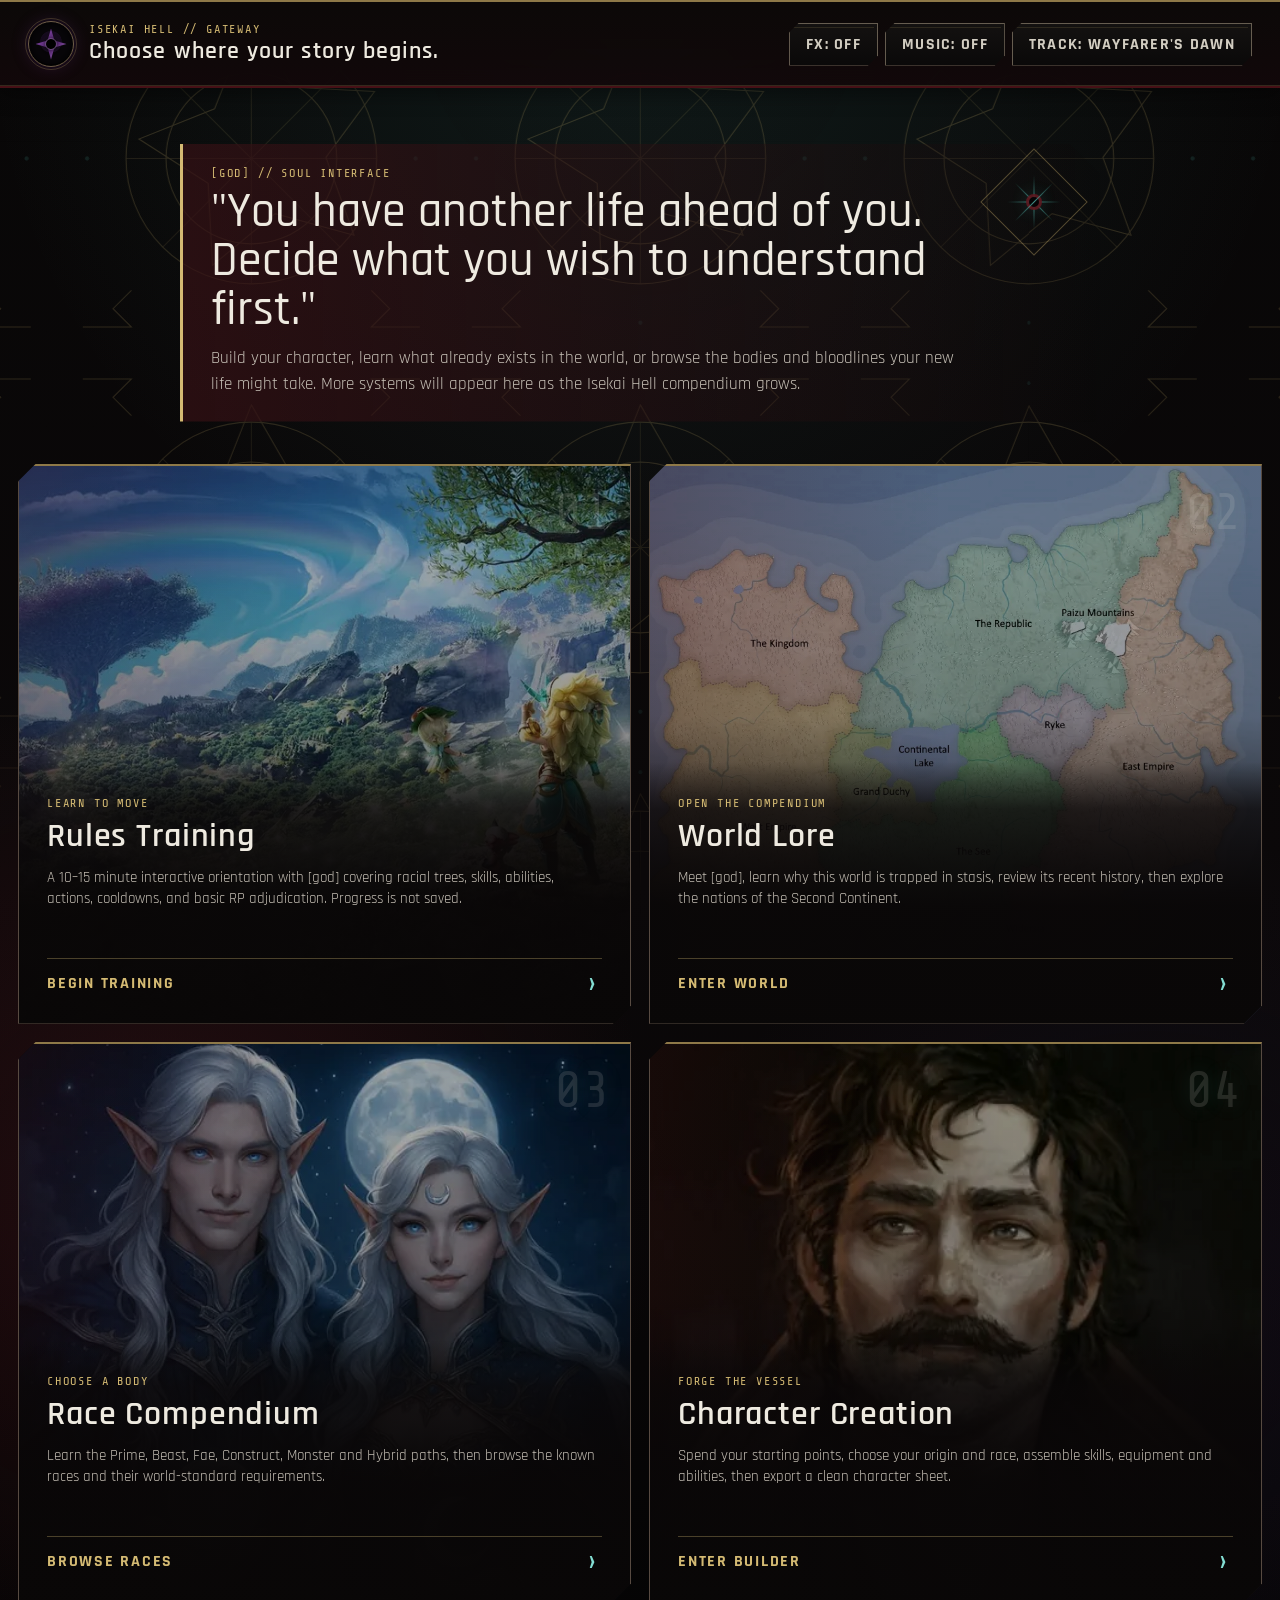
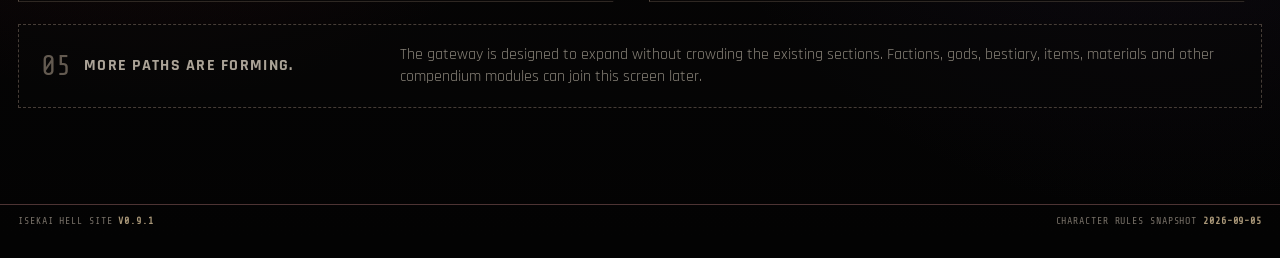
<file: index.html>
<!doctype html>
<html lang="en">
<head>
  <meta charset="utf-8">
  <meta name="viewport" content="width=device-width, initial-scale=1, viewport-fit=cover">
  <title>Isekai Hell</title>
  <link rel="preconnect" href="https://fonts.googleapis.com">
  <link rel="preconnect" href="https://fonts.gstatic.com" crossorigin>
  <link href="https://fonts.googleapis.com/css2?family=Rajdhani:wght@400;500;600;700&family=Share+Tech+Mono&display=swap" rel="stylesheet">
  <link rel="stylesheet" href="css/app.css">
  <link rel="stylesheet" href="css/home.css">
</head>
<body class="home-page">
  <div class="world-grid"></div>
  <header class="topbar home-topbar">
    <div class="brand">
      <div class="brand-mark" aria-hidden="true"><span class="brand-star"></span><span class="brand-core"></span></div>
      <div>
        <div class="eyebrow">ISEKAI HELL // GATEWAY</div>
        <h1>Choose where your story begins.</h1>
      </div>
    </div>
    <div class="top-actions home-actions" aria-label="Site audio controls">
      <button class="ui-btn ghost" id="btnSiteSound" type="button" aria-pressed="false">FX: Off</button>
      <button class="ui-btn ghost" id="btnSiteAmbient" type="button" aria-pressed="false">Music: Off</button>
      <button class="ui-btn ghost" id="btnSiteTrack" type="button">Track: Wayfarer</button>
    </div>
  </header>

  <main class="home-shell">
    <section class="home-intro">
      <div class="home-sigil" aria-hidden="true"><i></i><i></i><i></i></div>
      <div class="eyebrow">[GOD] // SOUL INTERFACE</div>
      <h2>"You have another life ahead of you. Decide what you wish to understand first."</h2>
      <p>Build your character, learn what already exists in the world, or browse the bodies and bloodlines your new life might take. More systems will appear here as the Isekai Hell compendium grows.</p>
    </section>

    <section class="gateway-grid" aria-label="Isekai Hell site sections">
      <a class="gateway-card gateway-training" href="training.html">
        <div class="gateway-art"><img src="assets/lore/fae-see-01.webp" alt="Fantasy travelers entering an unfamiliar world"></div>
        <div class="gateway-overlay"></div>
        <div class="gateway-index">01</div>
        <div class="gateway-copy">
          <div class="eyebrow">LEARN TO MOVE</div>
          <h3>Rules Training</h3>
          <p>A 10–15 minute interactive orientation with [god] covering racial trees, skills, abilities, actions, cooldowns, and basic RP adjudication. Progress is not saved.</p>
          <span class="gateway-enter">Begin Training <b>›</b></span>
        </div>
      </a>

      <a class="gateway-card gateway-lore" href="lore.html">
        <div class="gateway-art"><img src="assets/lore/world-01.webp" alt="Isekai Hell world reference"></div>
        <div class="gateway-overlay"></div>
        <div class="gateway-index">02</div>
        <div class="gateway-copy">
          <div class="eyebrow">OPEN THE COMPENDIUM</div>
          <h3>World Lore</h3>
          <p>Meet [god], learn why this world is trapped in stasis, review its recent history, then explore the nations of the Second Continent.</p>
          <span class="gateway-enter">Enter World <b>›</b></span>
        </div>
      </a>

      <a class="gateway-card gateway-races" href="races.html">
        <div class="gateway-art"><img src="assets/races/fae-mundane-elf-lune-1.webp" alt="Fantasy race reference"></div>
        <div class="gateway-overlay"></div>
        <div class="gateway-index">03</div>
        <div class="gateway-copy">
          <div class="eyebrow">CHOOSE A BODY</div>
          <h3>Race Compendium</h3>
          <p>Learn the Prime, Beast, Fae, Construct, Monster and Hybrid paths, then browse the known races and their world-standard requirements.</p>
          <span class="gateway-enter">Browse Races <b>›</b></span>
        </div>
      </a>

      <a class="gateway-card gateway-create" href="create.html">
        <div class="gateway-art"><img src="assets/races/prime-mundane-human-1.webp" alt="Fantasy character reference"></div>
        <div class="gateway-overlay"></div>
        <div class="gateway-index">04</div>
        <div class="gateway-copy">
          <div class="eyebrow">FORGE THE VESSEL</div>
          <h3>Character Creation</h3>
          <p>Spend your starting points, choose your origin and race, assemble skills, equipment and abilities, then export a clean character sheet.</p>
          <span class="gateway-enter">Enter Builder <b>›</b></span>
        </div>
      </a>
    </section>

    <section class="home-future" aria-label="Future site modules">
      <div><span>05</span><strong>More paths are forming.</strong></div>
      <p>The gateway is designed to expand without crowding the existing sections. Factions, gods, bestiary, items, materials and other compendium modules can join this screen later.</p>
    </section>
  </main>

  <footer class="build-footer home-footer">
    <span>ISEKAI HELL SITE <b>v0.9.1</b></span>
    <span>CHARACTER RULES SNAPSHOT <b>2026-09-05</b></span>
  </footer>

  <script src="https://code.jquery.com/jquery-3.7.1.min.js" integrity="sha256-/JqT3SQfawRcv/BIHPThkBvs0OEvtFFmqPF/lYI/Cxo=" crossorigin="anonymous"></script>
  <script src="js/music.js"></script>
  <script src="js/site-shell.js"></script>
  <script>
    jQuery(function(){ window.IHSiteSound?.setGroup('shared','wayfarer'); });
  </script>
</body>
</html>
</file>
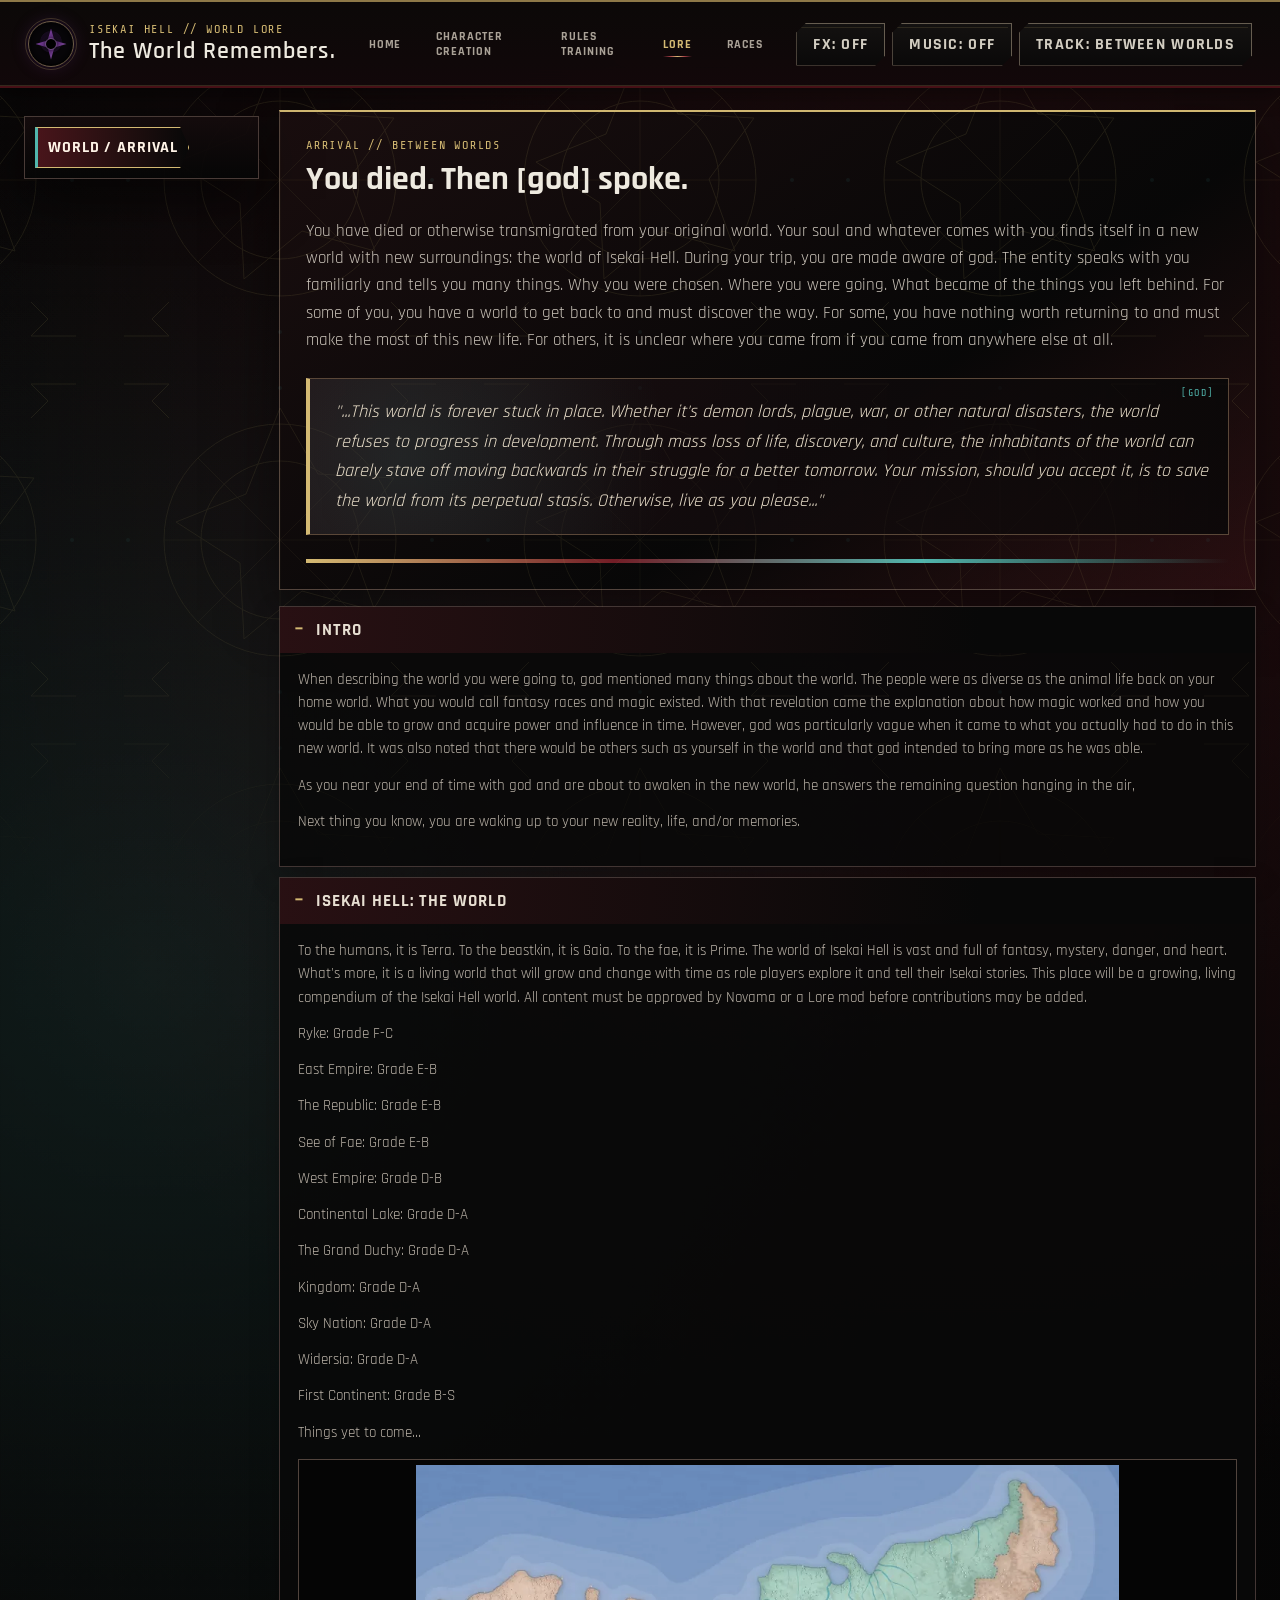
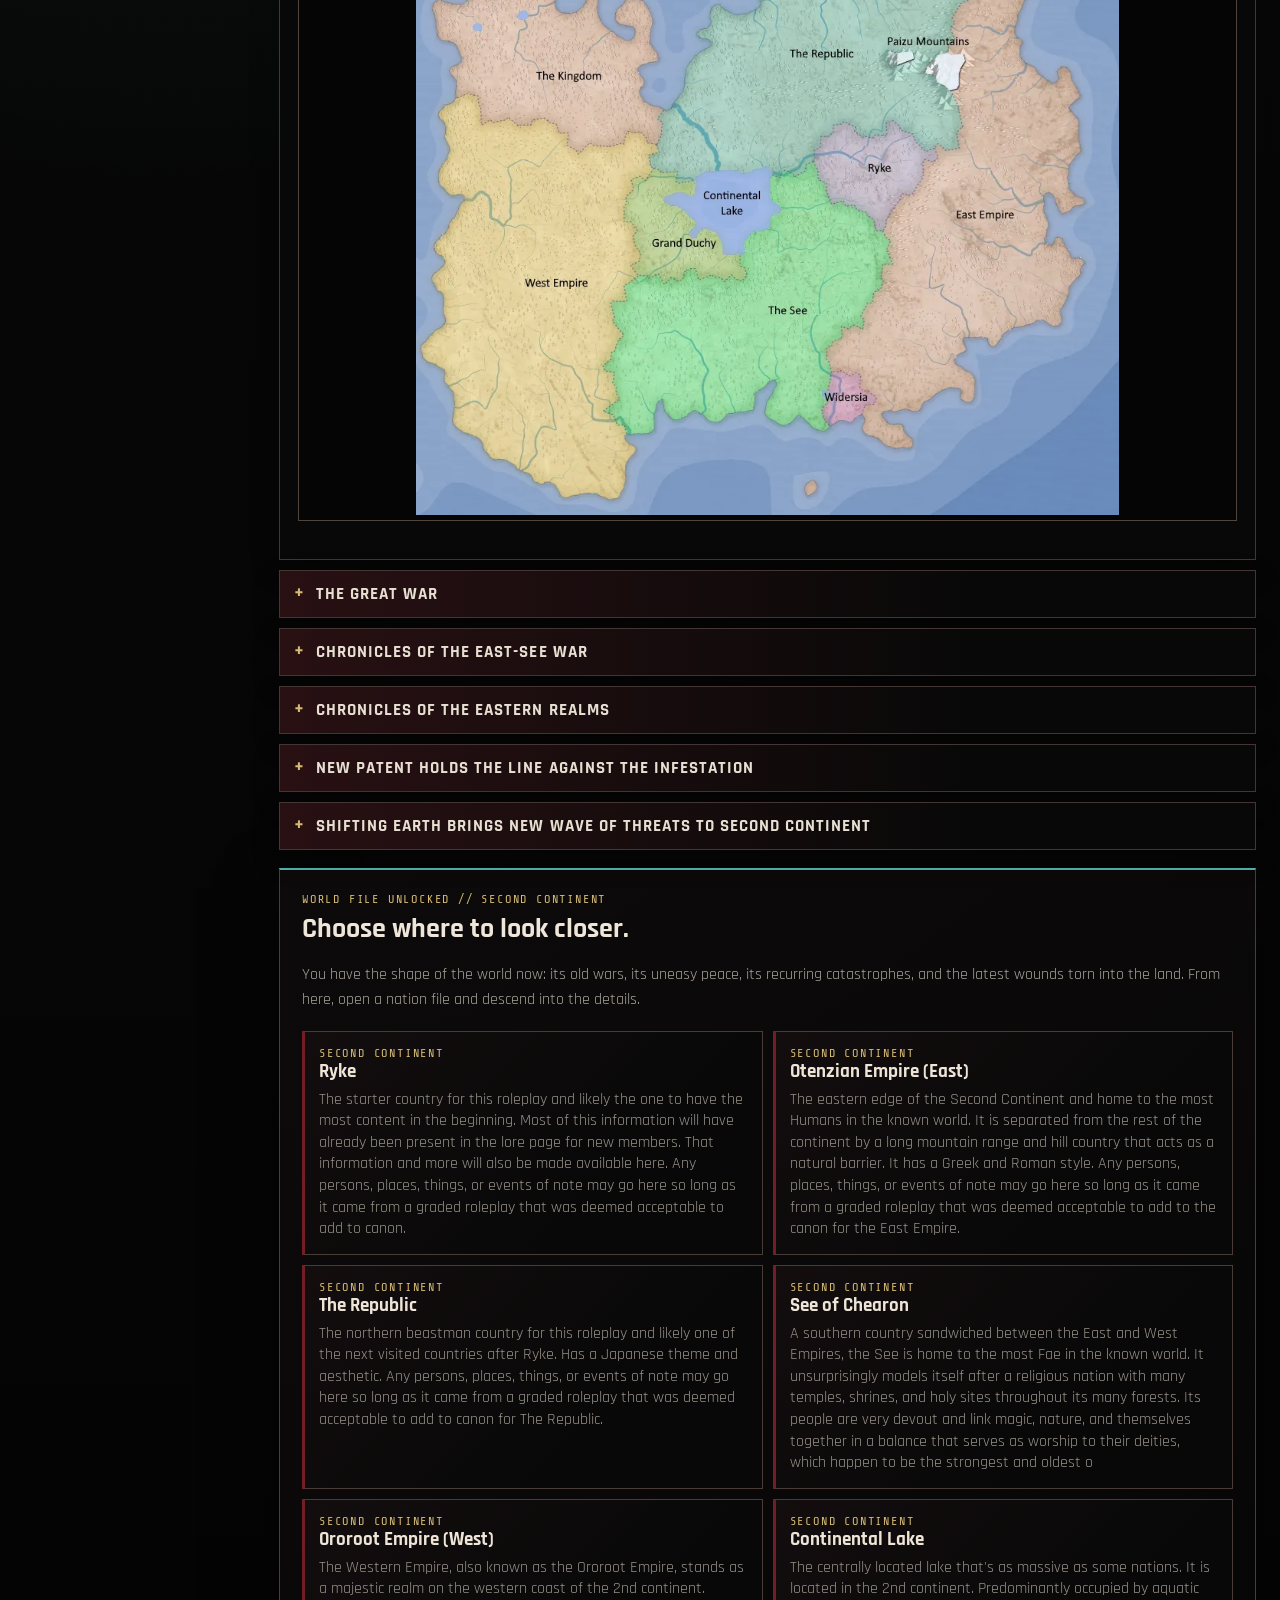
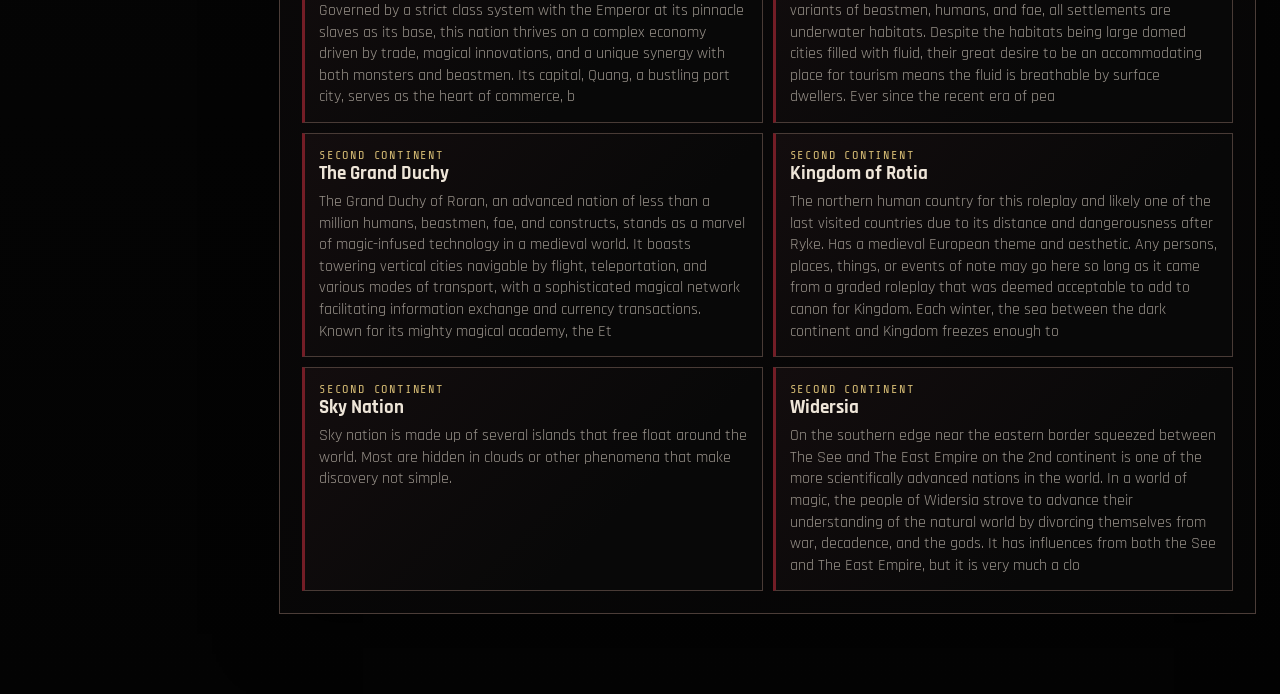
<file: lore.html>
<!doctype html>
<html lang="en">
<head>
  <meta charset="utf-8">
  <meta name="viewport" content="width=device-width, initial-scale=1, viewport-fit=cover">
  <title>Isekai Hell World Lore</title>
  <link rel="preconnect" href="https://fonts.googleapis.com">
  <link rel="preconnect" href="https://fonts.gstatic.com" crossorigin>
  <link href="https://fonts.googleapis.com/css2?family=Rajdhani:wght@400;500;600;700&family=Share+Tech+Mono&display=swap" rel="stylesheet">
  <link rel="stylesheet" href="css/app.css">
  <link rel="stylesheet" href="css/lore.css">
</head>
<body class="lore-page">
  <div class="world-grid"></div>
  <header class="topbar lore-topbar">
    <div class="brand"><div class="brand-mark" aria-hidden="true"><span class="brand-star"></span><span class="brand-core"></span></div><div><div class="eyebrow">ISEKAI HELL // WORLD LORE</div><h1>The World Remembers.</h1></div></div>
    <nav class="site-nav" aria-label="Isekai Hell tools"><a class="site-link" href="index.html">Home</a><a class="site-link" href="create.html">Character Creation</a><a class="site-link" href="training.html">Rules Training</a><a class="site-link active" href="lore.html">Lore</a><a class="site-link" href="races.html">Races</a></nav>
    <div class="top-actions"><button class="ui-btn ghost" id="btnSiteSound">FX: Off</button><button class="ui-btn ghost" id="btnSiteAmbient">Music: Off</button><button class="ui-btn ghost" id="btnSiteTrack">Track</button></div>
  </header>
  <main class="lore-shell">
    <aside class="lore-nav-panel">
      <button class="lore-nav-button active" data-lore-home>World / Arrival</button>
      <div class="eyebrow lore-nav-label">SECOND CONTINENT</div>
      <div id="countryNav" class="country-nav"></div>
    </aside>
    <section class="lore-main">
      <div id="loreHome"></div>
      <article id="countryView" class="country-view hidden"></article>
    </section>
  </main>
  <script src="https://code.jquery.com/jquery-3.7.1.min.js" integrity="sha256-/JqT3SQfawRcv/BIHPThkBvs0OEvtFFmqPF/lYI/Cxo=" crossorigin="anonymous"></script>
  <script src="data/lore.js"></script>
  <script src="js/music.js"></script>
  <script src="js/site-shell.js"></script>
  <script src="js/lore.js"></script>
</body>
</html>
</file>
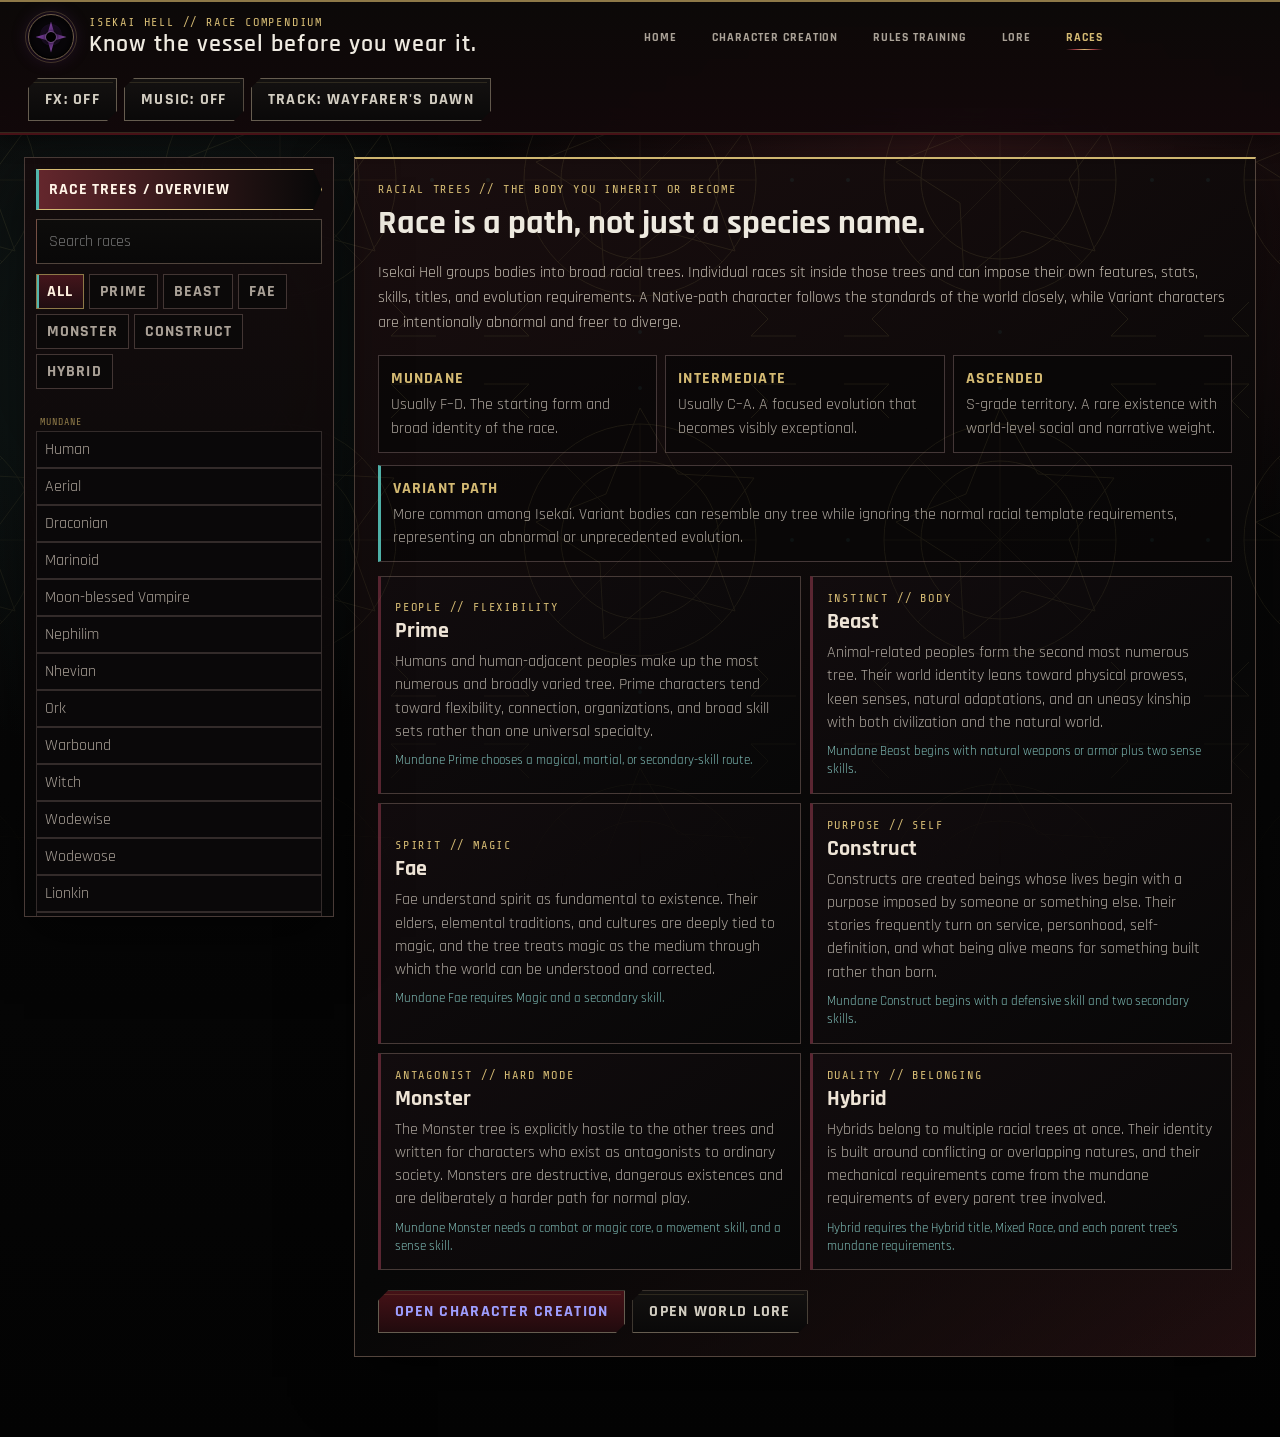
<file: races.html>
<!doctype html>
<html lang="en">
<head>
  <meta charset="utf-8">
  <meta name="viewport" content="width=device-width, initial-scale=1, viewport-fit=cover">
  <title>Isekai Hell Race Compendium</title>
  <link rel="preconnect" href="https://fonts.googleapis.com">
  <link rel="preconnect" href="https://fonts.gstatic.com" crossorigin>
  <link href="https://fonts.googleapis.com/css2?family=Rajdhani:wght@400;500;600;700&family=Share+Tech+Mono&display=swap" rel="stylesheet">
  <link rel="stylesheet" href="css/app.css">
  <link rel="stylesheet" href="css/lore.css">
</head>
<body class="lore-page race-page">
  <div class="world-grid"></div>
  <header class="topbar lore-topbar">
    <div class="brand"><div class="brand-mark" aria-hidden="true"><span class="brand-star"></span><span class="brand-core"></span></div><div><div class="eyebrow">ISEKAI HELL // RACE COMPENDIUM</div><h1>Know the vessel before you wear it.</h1></div></div>
    <nav class="site-nav" aria-label="Isekai Hell tools"><a class="site-link" href="index.html">Home</a><a class="site-link" href="create.html">Character Creation</a><a class="site-link" href="training.html">Rules Training</a><a class="site-link" href="lore.html">Lore</a><a class="site-link active" href="races.html">Races</a></nav>
    <div class="top-actions"><button class="ui-btn ghost" id="btnSiteSound">FX: Off</button><button class="ui-btn ghost" id="btnSiteAmbient">Music: Off</button><button class="ui-btn ghost" id="btnSiteTrack">Track</button></div>
  </header>
  <main class="race-compendium-shell">
    <aside class="race-directory-panel">
      <button type="button" class="lore-nav-button race-overview-button active" id="raceOverviewButton">Race Trees / Overview</button>
      <input id="raceDirectorySearch" type="search" placeholder="Search races">
      <div id="raceDirectoryFilters" class="race-tree-filters"></div>
      <div id="raceDirectory" class="race-directory"></div>
    </aside>
    <article id="raceDetail" class="race-detail"></article>
  </main>
  <script src="https://code.jquery.com/jquery-3.7.1.min.js" integrity="sha256-/JqT3SQfawRcv/BIHPThkBvs0OEvtFFmqPF/lYI/Cxo=" crossorigin="anonymous"></script>
  <script src="data/races.js?v=0.11.2"></script>
  <script src="js/music.js"></script>
  <script src="js/site-shell.js"></script>
  <script src="js/races-page.js"></script>
</body>
</html>
</file>
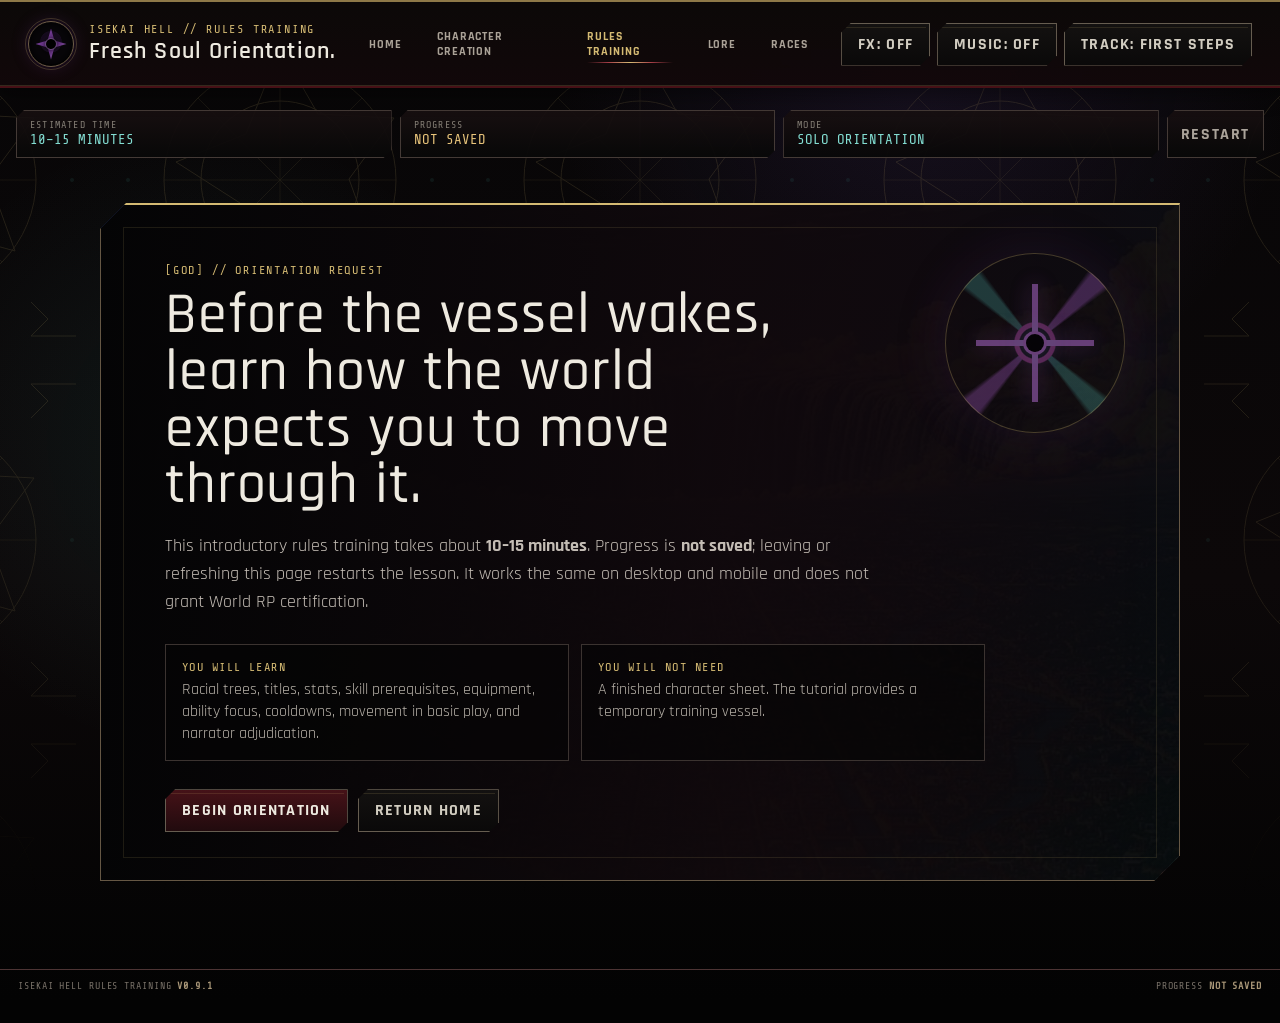
<file: training.html>
<!doctype html>
<html lang="en">
<head>
  <meta charset="utf-8">
  <meta name="viewport" content="width=device-width, initial-scale=1, viewport-fit=cover">
  <title>Isekai Hell Rules Training</title>
  <link rel="preconnect" href="https://fonts.googleapis.com">
  <link rel="preconnect" href="https://fonts.gstatic.com" crossorigin>
  <link href="https://fonts.googleapis.com/css2?family=Rajdhani:wght@400;500;600;700&family=Share+Tech+Mono&display=swap" rel="stylesheet">
  <link rel="stylesheet" href="css/app.css">
  <link rel="stylesheet" href="css/training.css">
</head>
<body class="training-page">
  <div class="world-grid"></div>
  <header class="topbar training-topbar">
    <div class="brand">
      <div class="brand-mark" aria-hidden="true"><span class="brand-star"></span><span class="brand-core"></span></div>
      <div><div class="eyebrow">ISEKAI HELL // RULES TRAINING</div><h1>Fresh Soul Orientation.</h1></div>
    </div>
    <nav class="site-nav" aria-label="Isekai Hell tools">
      <a class="site-link" href="index.html">Home</a>
      <a class="site-link" href="create.html">Character Creation</a>
      <a class="site-link active" href="training.html">Rules Training</a>
      <a class="site-link" href="lore.html">Lore</a>
      <a class="site-link" href="races.html">Races</a>
    </nav>
    <div class="top-actions">
      <button class="ui-btn ghost" id="btnSiteSound" type="button">FX: Off</button>
      <button class="ui-btn ghost" id="btnSiteAmbient" type="button">Music: Off</button>
      <button class="ui-btn ghost" id="btnSiteTrack" type="button">Track</button>
    </div>
  </header>

  <main class="training-shell">
    <section class="training-status" aria-label="Tutorial status">
      <div class="training-meta"><span>ESTIMATED TIME</span><strong>10–15 MINUTES</strong></div>
      <div class="training-meta warning"><span>PROGRESS</span><strong>NOT SAVED</strong></div>
      <div class="training-meta desktop-only"><span>MODE</span><strong>SOLO ORIENTATION</strong></div>
      <button class="tutorial-control" id="btnRestartTutorial" type="button">Restart</button>
    </section>

    <section id="tutorialGate" class="tutorial-gate">
      <div class="gate-sigil" aria-hidden="true"><span></span></div>
      <div class="eyebrow">[GOD] // ORIENTATION REQUEST</div>
      <h2>Before the vessel wakes, learn how the world expects you to move through it.</h2>
      <p>This introductory rules training takes about <strong>10–15 minutes</strong>. Progress is <strong>not saved</strong>; leaving or refreshing this page restarts the lesson. It works the same on desktop and mobile and does not grant World RP certification.</p>
      <div class="gate-notes">
        <div><b>YOU WILL LEARN</b><span>Racial trees, titles, stats, skill prerequisites, equipment, ability focus, cooldowns, movement in basic play, and narrator adjudication.</span></div>
        <div><b>YOU WILL NOT NEED</b><span>A finished character sheet. The tutorial provides a temporary training vessel.</span></div>
      </div>
      <div class="gate-actions"><button class="ui-btn" id="btnBeginTutorial" type="button">Begin Orientation</button><a class="ui-btn ghost" href="index.html">Return Home</a></div>
    </section>

    <section id="tutorialApp" class="tutorial-app hidden" aria-live="polite">
      <div class="tutorial-progress-wrap">
        <div id="chapterProgress" class="chapter-progress"></div>
      </div>

      <div class="tutorial-layout">
        <section class="vn-stage" id="vnStage" data-bg="void">
          <div class="vn-backdrop" id="vnBackdrop"></div>
          <div class="stage-grid"></div>
          <div class="stage-sigil" aria-hidden="true"></div>
          <div class="training-vessel hidden" id="trainingVessel">
            <img src="assets/races/prime-mundane-human-1.webp" alt="Temporary training vessel">
            <span id="trainingTreeLabel">TEMPORARY VESSEL</span>
          </div>
          <div class="simulacrum hidden" id="simulacrum" aria-hidden="true">
            <div class="sim-core"></div><i></i><i></i><i></i><span>TRAINING SIMULACRUM</span>
          </div>
          <div id="systemOverlay" class="system-overlay hidden"></div>

          <div class="dialogue-window">
            <div class="speaker-line"><span id="speakerName">[god]</span><b id="sceneCounter">01</b></div>
            <div id="dialogueText" class="dialogue-text"></div>
            <div id="interactiveArea" class="interactive-area"></div>
            <div class="dialogue-controls"><button class="tutorial-next" id="btnNextScene" type="button">Continue <span>›</span></button></div>
          </div>
        </section>

        <aside class="rules-hud" id="rulesHud">
          <button class="rules-hud-toggle" id="rulesHudToggle" type="button" aria-expanded="false"><span>RULES HUD</span><b id="hudCount">0</b></button>
          <div class="rules-hud-body">
            <div class="eyebrow">UNLOCKED CONCEPTS</div>
            <div id="glossaryTerms" class="glossary-terms"></div>
            <div id="glossaryDetail" class="glossary-detail"><span>Select an unlocked term for a short reminder.</span></div>
          </div>
        </aside>
      </div>
    </section>
  </main>

  <footer class="build-footer training-footer"><span>ISEKAI HELL RULES TRAINING <b>v0.9.1</b></span><span>PROGRESS <b>NOT SAVED</b></span></footer>

  <script src="https://code.jquery.com/jquery-3.7.1.min.js" integrity="sha256-/JqT3SQfawRcv/BIHPThkBvs0OEvtFFmqPF/lYI/Cxo=" crossorigin="anonymous"></script>
  <script src="data/tutorial-scenes.js"></script>
  <script src="js/music.js"></script>
  <script src="js/site-shell.js"></script>
  <script src="js/tutorial-engine.js"></script>
</body>
</html>
</file>
<file: css/app.css>
:root {
  --bg: #080707;
  --bg-deep: #030303;
  --panel: rgba(18, 11, 12, .96);
  --panel-2: rgba(28, 14, 16, .94);
  --panel-3: rgba(9, 13, 14, .95);
  --wine: #4c1017;
  --wine-2: #731d26;
  --wine-3: #a53e47;
  --gold: #d4ba73;
  --gold-dim: #8e7948;
  --teal: #51b6ad;
  --teal-bright: #83ddd2;
  --text: #eeeae0;
  --muted: #aaa498;
  --bad: #ff8e88;
  --good: #8fd6ac;
  --line: #4c4540;
  --line-soft: #2b2826;
  --scroll-track: #10090a;
  --shadow: 0 20px 55px rgba(0, 0, 0, .52);
  --mono: "Share Tech Mono", monospace;
  --ui: "Rajdhani", system-ui, sans-serif;
  --cursor-default: url("data:image/svg+xml,%3Csvg xmlns='http://www.w3.org/2000/svg' width='28' height='28' viewBox='0 0 28 28'%3E%3Cpath d='M3 2l17 10-7 2 5 8-4 2-5-8-5 6z' fill='%23ece5d3' stroke='%23731d26' stroke-width='1.7'/%3E%3Ccircle cx='20.5' cy='7.5' r='2.5' fill='%2351b6ad'/%3E%3C/svg%3E") 3 2, auto;
  --cursor-action: url("data:image/svg+xml,%3Csvg xmlns='http://www.w3.org/2000/svg' width='30' height='30' viewBox='0 0 30 30'%3E%3Cpath d='M15 2l4 8 9 5-9 5-4 8-4-8-9-5 9-5z' fill='%23731d26' stroke='%23d4ba73' stroke-width='1.5'/%3E%3Ccircle cx='15' cy='15' r='4' fill='%2351b6ad' stroke='%23eeeae0'/%3E%3C/svg%3E") 15 15, pointer;
}

* {
  box-sizing: border-box;
  scrollbar-width: thin;
  scrollbar-color: var(--wine-3) var(--scroll-track);
}

*::-webkit-scrollbar { width: 12px; height: 12px; }
*::-webkit-scrollbar-track {
  background: linear-gradient(90deg, #080607, var(--scroll-track));
  border-left: 1px solid #302327;
}
*::-webkit-scrollbar-thumb {
  background: linear-gradient(180deg, var(--gold-dim), var(--wine-3) 42%, #471017);
  border: 2px solid var(--scroll-track);
  border-radius: 0;
}
*::-webkit-scrollbar-thumb:hover { background: linear-gradient(180deg, var(--gold), #b3494f 46%, var(--wine-2)); }
*::-webkit-scrollbar-corner { background: var(--scroll-track); }

html { background: var(--bg-deep); }
body {
  margin: 0;
  min-height: 100vh;
  color: var(--text);
  font-family: var(--ui);
  cursor: var(--cursor-default);
  background:
    radial-gradient(circle at 78% 0%, rgba(104, 25, 31, .30), transparent 32%),
    radial-gradient(circle at 17% 22%, rgba(70, 123, 116, .10), transparent 27%),
    linear-gradient(180deg, #090707, #0c0909 48%, #050505);
}
button, select, input[type="checkbox"], input[type="radio"], .choice-card, .step { cursor: var(--cursor-action); }
input, select, textarea, button { font: inherit; }
button { color: inherit; }

.world-grid {
  pointer-events: none;
  position: fixed;
  inset: 0;
  opacity: .15;
  background-image:
    url("data:image/svg+xml,%3Csvg xmlns='http://www.w3.org/2000/svg' width='360' height='360' viewBox='0 0 360 360'%3E%3Cg fill='none' stroke='%23d4ba73' stroke-width='1'%3E%3Ccircle cx='180' cy='180' r='116'/%3E%3Ccircle cx='180' cy='180' r='79'/%3E%3Cpath d='M180 48l38 66 76 4-45 61 26 72-73-20-58 48-4-76-64-41 70-28z'/%3E%3Cpath d='M64 180h232M180 64v232M98 98l164 164M262 98L98 262' opacity='.6'/%3E%3Cpath d='M24 24h45l-17 17 17 17M336 24h-45l17 17-17 17M24 336h45l-17-17 17-17M336 336h-45l17-17-17-17'/%3E%3C/g%3E%3Cg fill='%2351b6ad' opacity='.7'%3E%3Ccircle cx='180' cy='28' r='2'/%3E%3Ccircle cx='332' cy='180' r='2'/%3E%3Ccircle cx='180' cy='332' r='2'/%3E%3Ccircle cx='28' cy='180' r='2'/%3E%3C/g%3E%3C/svg%3E"),
    linear-gradient(rgba(180, 151, 87, .025) 1px, transparent 1px),
    linear-gradient(90deg, rgba(180, 151, 87, .022) 1px, transparent 1px);
  background-size: 360px 360px, 44px 44px, 44px 44px;
  background-position: center top, center, center;
  mask-image: linear-gradient(to bottom, black, rgba(0,0,0,.7) 72%, transparent 100%);
}
body::after {
  content: "";
  pointer-events: none;
  position: fixed;
  inset: 0;
  z-index: 50;
  opacity: .085;
  background: repeating-linear-gradient(0deg, transparent, transparent 3px, rgba(255, 239, 214, .045) 4px);
}

.topbar {
  min-height: 88px;
  position: sticky;
  top: 0;
  z-index: 40;
  display: flex;
  flex-wrap: wrap;
  align-items: center;
  justify-content: space-between;
  gap: 18px;
  padding: 12px 28px;
  border-top: 2px solid var(--gold-dim);
  border-bottom: 2px solid #471016;
  background: linear-gradient(180deg, rgba(12, 9, 8, .98), rgba(18, 8, 10, .95));
  box-shadow: 0 5px 20px rgba(0,0,0,.45), inset 0 -1px rgba(212,186,115,.18);
  backdrop-filter: blur(12px);
}
.brand { display: flex; gap: 15px; align-items: center; min-width: 0; }
.brand h1 { margin: 0; font-size: 24px; letter-spacing: .045em; font-weight: 600; white-space: nowrap; }
.eyebrow { font: 12px var(--mono); letter-spacing: .15em; color: var(--gold); text-transform: uppercase; }
.brand-mark {
  position: relative;
  flex: 0 0 auto;
  width: 42px;
  height: 42px;
  border: 1px solid var(--gold-dim);
  transform: rotate(45deg);
  display: grid;
  place-items: center;
  background: radial-gradient(circle, rgba(81,182,173,.22), rgba(76,16,23,.28) 58%, transparent 60%);
  box-shadow: 0 0 18px rgba(165,62,71,.22);
}
.brand-mark::after { content:""; position:absolute; inset:7px; border:1px solid rgba(81,182,173,.6); }
.brand-mark span { position: absolute; width: 20px; height: 1px; background: var(--gold); }
.brand-mark span:nth-child(2) { transform: rotate(60deg); }
.brand-mark span:nth-child(3) { transform: rotate(-60deg); }

.top-actions { display: flex; gap: 7px; align-items: center; justify-content: flex-end; }
.ui-btn {
  position: relative;
  border: 1px solid #665d50;
  background: linear-gradient(180deg, rgba(75, 19, 25, .92), rgba(34, 11, 14, .96));
  padding: 10px 16px;
  min-height: 40px;
  text-transform: uppercase;
  letter-spacing: .08em;
  font-weight: 700;
  clip-path: polygon(10px 0, 100% 0, 100% calc(100% - 10px), calc(100% - 10px) 100%, 0 100%, 0 10px);
  transition: transform .14s ease, border-color .14s ease, box-shadow .14s ease, background .14s ease;
}
.ui-btn::before {
  content: "";
  position: absolute;
  inset: 3px;
  border-top: 1px solid rgba(212,186,115,.14);
  pointer-events: none;
}
.ui-btn:hover, .ui-btn:focus-visible {
  border-color: var(--gold);
  background: linear-gradient(180deg, rgba(116, 33, 40, .96), rgba(48, 13, 17, .98));
  box-shadow: 0 0 14px rgba(212,186,115,.14), inset 3px 0 var(--teal);
  transform: translateY(-1px);
  outline: none;
}
.ui-btn:active, .ui-btn.ui-pressed { transform: translateY(1px) scale(.985); filter: brightness(1.12); }
.ui-btn.ghost { background: linear-gradient(180deg, rgba(20,18,17,.94), rgba(10,9,9,.96)); color: #d2cdc1; }
.ui-btn.small { padding: 7px 11px; min-height: 32px; font-size: 12px; }
.ui-btn.danger { border-color: #7b383c; color: #ffb6b0; background: linear-gradient(180deg, #321013, #1b090b); }
.ui-btn.danger.subtle { color: #c8aaa7; }
.ui-btn:disabled { opacity: .38; cursor: not-allowed; transform: none; box-shadow: none; }
.sound-toggle[aria-pressed="true"] { color: var(--teal-bright); border-color: var(--teal); box-shadow: inset 3px 0 var(--teal); }

.app-shell {
  display: grid;
  grid-template-columns: 198px minmax(0, 1fr) 286px;
  gap: 18px;
  max-width: 1660px;
  margin: auto;
  padding: 22px 24px 84px;
}
.rail, .summary-pane { min-width: 0; }
.step-nav { display: flex; flex-direction: column; gap: 5px; position: sticky; top: 112px; }
.step {
  position: relative;
  overflow: hidden;
  border: 1px solid #2e2926;
  border-left: 3px solid #2e2926;
  background: linear-gradient(90deg, rgba(31,17,18,.72), rgba(10,9,9,.48));
  color: #aaa59c;
  text-align: left;
  padding: 11px 10px;
  text-transform: uppercase;
  letter-spacing: .06em;
  font-weight: 600;
  transition: .14s ease;
  clip-path: polygon(0 0, calc(100% - 11px) 0, 100% 50%, calc(100% - 11px) 100%, 0 100%);
}
.step span { font: 11px var(--mono); color: #746b5d; margin-right: 8px; }
.step:hover { color: var(--text); border-color: #6b5640; }
.step.active {
  color: #f6eee0;
  border-color: var(--teal);
  border-left-color: var(--gold);
  background: linear-gradient(90deg, rgba(78,23,28,.95), rgba(41,16,19,.86) 55%, rgba(32,90,85,.35));
  box-shadow: inset -5px 0 rgba(81,182,173,.3);
}
.rail-card {
  margin-top: 18px;
  border: 1px solid #4e4135;
  border-left: 3px solid var(--gold-dim);
  padding: 12px;
  background: linear-gradient(180deg, rgba(23,14,14,.86), rgba(9,9,9,.78));
  font: 12px var(--mono);
  color: var(--muted);
}
.rail-card .label { color: var(--gold-dim); margin-bottom: 4px; }

.workspace { min-width: 0; }
.panel {
  position: relative;
  border: 1px solid #514740;
  border-top-color: #786751;
  background: linear-gradient(180deg, var(--panel), rgba(8,7,7,.98));
  box-shadow: var(--shadow);
  clip-path: polygon(16px 0, 100% 0, 100% calc(100% - 16px), calc(100% - 16px) 100%, 0 100%, 0 16px);
}
.panel::before {
  content: "";
  position: absolute;
  left: 0;
  top: 0;
  width: 120px;
  height: 2px;
  background: linear-gradient(90deg, var(--gold), var(--wine-3), transparent);
}
.step-panel { display: none; padding: 24px; }
.step-panel.active { display: block; animation: panelIn .22s ease; }
@keyframes panelIn { from { opacity: 0; transform: translateX(5px); } to { opacity: 1; transform: none; } }
.panel-head { display: flex; align-items: flex-start; justify-content: space-between; gap: 16px; border-bottom: 1px solid #493039; padding-bottom: 15px; margin-bottom: 20px; }
.panel-head h2 { font-size: 28px; margin: 4px 0 0; font-weight: 600; }
.head-stat { text-align: right; }
.head-stat span { display: block; color: var(--muted); font-size: 12px; text-transform: uppercase; }
.head-stat strong { font: 34px var(--mono); color: var(--teal-bright); }

.form-grid { display: grid; gap: 15px; }
.form-grid.two { grid-template-columns: 1fr 1fr; }
.form-grid .wide { grid-column: 1 / -1; }
label { display: flex; flex-direction: column; gap: 6px; font-size: 13px; text-transform: uppercase; letter-spacing: .06em; color: #b8afa2; font-weight: 600; }
input, select, textarea {
  width: 100%;
  border: 1px solid #50443c;
  border-left-color: #765044;
  background: linear-gradient(180deg, #0d0c0b, #090808);
  color: var(--text);
  padding: 11px 12px;
  outline: none;
  border-radius: 0;
  transition: .14s ease;
}
input:focus, select:focus, textarea:focus { border-color: var(--gold-dim); box-shadow: 0 0 0 2px rgba(81,182,173,.10), inset 3px 0 rgba(81,182,173,.5); }
select { color-scheme: dark; }
textarea { resize: vertical; text-transform: none; letter-spacing: normal; font-weight: 400; }
small, .muted { color: var(--muted); text-transform: none; letter-spacing: normal; font-weight: 400; }
.hidden { display: none !important; }
.divider { border: 0; border-top: 1px solid #3c2b2d; margin: 22px 0; }
.checkbox-row { display: flex; flex-wrap: wrap; gap: 8px 14px; align-items: center; text-transform: none; }
.checkbox-row label { display: flex; flex-direction: row; align-items: center; gap: 6px; text-transform: none; font-size: 13px; }
.checkbox-row input { width: auto; }

.choice-grid { display: grid; gap: 12px; }
.choice-grid.two { grid-template-columns: 1fr 1fr; }
.choice-card {
  border: 1px solid #4b3935;
  border-left: 3px solid #5e302f;
  background: linear-gradient(90deg, rgba(47,17,20,.7), rgba(10,10,9,.85));
  padding: 16px;
  transition: .14s ease;
}
.choice-card:hover { border-color: #8c6f55; }
.choice-card.active { border-color: var(--teal); box-shadow: inset 5px 0 var(--teal), 0 0 16px rgba(81,182,173,.08); }
.choice-card strong { display: block; font-size: 18px; color: #f1e9da; }
.choice-card span { color: var(--muted); }
.rule-callout { margin-top: 17px; border-left: 3px solid var(--gold); background: linear-gradient(90deg, rgba(100,73,34,.18), rgba(42,18,20,.13)); padding: 12px 14px; color: #d1c7b3; font-size: 14px; }
.rule-text { margin-top: 10px; color: #a9a297; }

.stats-grid { display: grid; grid-template-columns: repeat(5, 1fr); gap: 10px; }
.stat-card { border: 1px solid #4a3b35; border-top: 2px solid #735f48; background: linear-gradient(180deg, #16100f, #0b0909); padding: 14px; }
.stat-card .stat-name { font-size: 13px; text-transform: uppercase; color: #b9ac99; }
.stat-card select { margin: 8px 0; }
.stat-card .cost { font: 12px var(--mono); color: var(--teal-bright); }

.search-row { display: grid; grid-template-columns: 1fr 190px; gap: 10px; margin-bottom: 14px; }
.skill-layout { display: grid; grid-template-columns: minmax(320px, 1.15fr) minmax(320px, .85fr); gap: 18px; }
.catalog { border: 1px solid #4b3b37; background: #080706; max-height: 650px; overflow: auto; }
.catalog-item { padding: 11px 12px; border-bottom: 1px solid #2f2223; display: grid; grid-template-columns: 1fr auto; gap: 10px; align-items: center; }
.catalog-item:hover { background: linear-gradient(90deg, rgba(70,21,26,.48), rgba(18,38,36,.26)); }
.catalog-item .title { font-weight: 700; }
.catalog-item .meta { font: 11px var(--mono); color: #999080; }
.catalog-item button { padding: 5px 9px; }
.selected-list { display: flex; flex-direction: column; gap: 8px; }
.selected-row { border: 1px solid #473832; border-left: 3px solid #5e4235; background: linear-gradient(90deg, #170e0f, #090909 68%, #0b1413); padding: 10px 11px; display: grid; grid-template-columns: minmax(0, 1fr) auto; gap: 10px; }
.selected-row.invalid { border-color: #8f4442; }
.selected-row .row-title { font-weight: 700; }
.selected-row .row-meta { color: var(--muted); font: 11px var(--mono); margin-top: 3px; }
.selected-row .row-actions { display: flex; gap: 5px; align-items: start; }
.pill { display: inline-block; border: 1px solid #5b5142; padding: 1px 6px; margin: 2px 4px 2px 0; font: 10px var(--mono); color: #d0bf96; background: rgba(48,31,22,.33); }
.status-good { color: var(--good); }
.status-bad { color: var(--bad); }

.combat-grid { display: grid; grid-template-columns: 1fr 1fr; gap: 16px; }
.subpanel { border: 1px solid #473731; border-top: 2px solid #664c3b; background: linear-gradient(180deg, rgba(19,13,12,.92), rgba(8,8,8,.96)); padding: 15px; }
.subpanel-head { display: flex; align-items: center; justify-content: space-between; gap: 10px; }
.subpanel h3 { margin: 0 0 10px; font-size: 20px; }
.abilities .selected-row { grid-template-columns: 1fr; }
.abilities .row-actions { justify-content: flex-end; }

.summary-card { border: 1px solid #564b40; border-top: 2px solid var(--gold-dim); background: linear-gradient(180deg, rgba(31,16,17,.98), rgba(8,8,8,.97)); padding: 15px; box-shadow: var(--shadow); }
.summary-card.sticky { position: sticky; top: 112px; }
.summary-card .name { font-size: 22px; font-weight: 700; margin: 10px 0 14px; white-space: nowrap; overflow: hidden; text-overflow: ellipsis; border-bottom: 1px solid #43282c; padding-bottom: 8px; }
.summary-grid { display: grid; grid-template-columns: 1fr 1fr; gap: 8px; }
.summary-grid div { border: 1px solid #3f332e; padding: 8px; background: linear-gradient(180deg, #120d0d, #090909); }
.summary-grid span { display: block; color: #8e867b; text-transform: uppercase; font-size: 10px; }
.summary-grid strong { font: 19px var(--mono); color: #f0e8d6; }
.meter { height: 5px; background: #2d1719; margin: 14px 0; border: 1px solid #4e2f31; }
.meter div { height: 100%; width: 0; background: linear-gradient(90deg, var(--wine-3), var(--gold), var(--teal)); box-shadow: 0 0 10px rgba(81,182,173,.34); transition: .2s; }
.quick-warnings { font-size: 12px; }
.warning-item { padding: 7px 0; border-top: 1px solid #392427; color: #dfaaa3; }
.ok-item { padding: 7px 0; border-top: 1px solid #273a31; color: #9dcbb0; }

.portrait-preview { position: relative; overflow: hidden; border: 1px solid #5d4c3e; background: radial-gradient(circle at 50% 35%, rgba(92,31,34,.6), #070707 70%); }
.portrait-preview::before { content:""; position:absolute; inset:7px; z-index:2; pointer-events:none; border:1px solid rgba(212,186,115,.23); clip-path: polygon(0 0, calc(100% - 16px) 0, 100% 16px, 100% 100%, 16px 100%, 0 calc(100% - 16px)); }
.portrait-preview img { width: 100%; height: 100%; display: block; object-fit: contain; background: rgba(0,0,0,.18); }
.summary-portrait { height: 290px; margin-top: 10px; }
.identity-portrait { min-height: 260px; max-height: 520px; }
.identity-portrait img { max-height: 520px; }
.portrait-placeholder { width:100%; min-height:100%; height:100%; display:grid; place-items:center; color:#776b59; font:12px var(--mono); letter-spacing:.16em; background-image: radial-gradient(circle at center, transparent 0 35%, rgba(212,186,115,.035) 36% 37%, transparent 38%), linear-gradient(45deg, transparent 49%, rgba(81,182,173,.04) 50%, transparent 51%); }
.identity-portrait .portrait-placeholder { min-height:260px; }
.portrait-error { color: var(--bad); padding: 24px; text-align:center; font:12px var(--mono); }

.review-actions { display: flex; gap: 8px; margin-bottom: 12px; }
.sheet-output { min-height: 520px; font-family: var(--mono); font-size: 13px; line-height: 1.5; text-transform: none; }
.validation-group { margin: 10px 0; border: 1px solid #473a34; padding: 12px; background: rgba(18,12,12,.6); }
.validation-group h3 { margin: 0 0 8px; }
.validation-group ul { margin: 0; padding-left: 20px; }
.validation-group.good { border-color: #3b624d; }
.validation-group.bad { border-color: #7b4642; }
.class-card { border: 1px solid #493a34; border-left: 3px solid #69523e; padding: 11px; margin-bottom: 9px; background: linear-gradient(90deg, #160d0e, #090909); }
.class-card .class-head { display: flex; justify-content: space-between; gap: 8px; }
.class-card h4 { margin: 0; font-size: 17px; }
.class-card ul { margin: 8px 0; padding-left: 18px; color: #aaa196; font-size: 13px; }
.class-card button { margin-top: 7px; }

.mobile-summary { display: none; }
dialog { border: 0; padding: 0; background: transparent; color: var(--text); width: min(680px, calc(100vw - 24px)); }
dialog::backdrop { background: rgba(0,0,0,.78); backdrop-filter: blur(4px); }
.modal-card { border: 1px solid #776451; border-top: 2px solid var(--gold); background: linear-gradient(180deg, #1b1011, #080808); padding: 0; box-shadow: 0 30px 80px rgba(0,0,0,.78); }
.modal-head { display: flex; justify-content: space-between; align-items: center; padding: 14px 16px; border-bottom: 1px solid #4a3032; background: linear-gradient(90deg, #46131a, transparent); }
.modal-head h3 { margin: 0; }
.modal-card #modalBody { padding: 16px; max-height: 70vh; overflow: auto; }
.modal-actions { display: flex; justify-content: flex-end; gap: 8px; padding: 14px 16px; border-top: 1px solid #493133; }
.modal-form { display: grid; gap: 12px; }
.modal-form.two { grid-template-columns: 1fr 1fr; }
.modal-form .wide { grid-column: 1 / -1; }
.foundation-choices { min-width: 0; border: 1px solid var(--line, #48505a); border-radius: 8px; padding: 12px; }
.foundation-choices legend { padding: 0 6px; font-weight: 700; }
.foundation-choices .checkbox-row { display: grid; gap: 8px; margin-top: 10px; }
.foundation-choices .checkbox-row label { overflow-wrap: anywhere; }
.modal-form, .modal-form label, .modal-form > div { min-width: 0; }
.modal-form select { max-width: 100%; }
@media (max-width: 780px) {
  dialog { max-height: calc(100dvh - 24px); }
  .modal-card { display: flex; flex-direction: column; max-height: calc(100dvh - 24px); }
  .modal-card #modalBody { min-height: 0; max-height: min(70vh, calc(100dvh - 160px)); overflow-wrap: anywhere; }
  .modal-head, .modal-actions { flex-shrink: 0; }
  .modal-form input:not([type="checkbox"]), .modal-form select, .modal-form textarea { font-size: 16px; }
  .modal-form input:not([type="checkbox"]), .modal-form select:not([multiple]), .modal-actions .ui-btn { min-height: 44px; }
  .modal-form select[multiple] { min-height: 160px; }
  .foundation-choices .checkbox-row label { min-height: 44px; padding: 6px 0; }
  .modal-form label.checkbox-row { min-height: 44px; }
  .modal-form input[type="checkbox"] { min-width: 22px; min-height: 22px; flex-shrink: 0; }
  .selected-row .row-title, .selected-row .row-meta { overflow-wrap: anywhere; }
  .selected-row .row-actions .ui-btn { min-height: 44px; min-width: 44px; }
  #criminalTitleList .selected-row { grid-template-columns: minmax(0, 1fr); }
  #criminalTitleList .row-actions { flex-wrap: wrap; justify-content: flex-end; }
}
.icon-btn { border: 0; background: none; font-size: 26px; color: var(--muted); }
.equipment-type-grid { display:grid; grid-template-columns:1fr 1fr; gap:6px 12px; border:1px solid #453731; padding:10px; background:#090808; }
.equipment-type-grid label { flex-direction:row; align-items:center; text-transform:none; font-size:12px; }
.equipment-type-grid input { width:auto; }
.modal-cost-preview { font:12px var(--mono); color:var(--teal-bright); border-left:3px solid var(--teal); padding:8px 10px; background:rgba(30,74,69,.12); }

@media (max-width: 1150px) {
  .app-shell { grid-template-columns: 168px 1fr; }
  .summary-pane { display: none; }
  .stats-grid { grid-template-columns: repeat(3, 1fr); }
}

@media (max-width: 780px) {
  .topbar { position: static; min-height: 0; padding: 10px 12px 12px; flex-wrap: wrap; gap: 9px; }
  .brand { width: 100%; }
  .brand h1 { font-size: 19px; white-space: normal; }
  .brand .eyebrow { font-size: 10px; }
  .brand-mark { width: 34px; height: 34px; }
  .top-actions { width: 100%; display: grid; grid-template-columns: repeat(3, minmax(0, 1fr)); gap: 6px; }
  .top-actions .ui-btn { display: block; width: 100%; min-width: 0; padding: 8px 6px; min-height: 35px; font-size: 10px; }
  .app-shell { display: block; padding: 12px 9px 76px; }
  .rail { overflow-x: auto; margin-bottom: 10px; padding-bottom: 3px; }
  .step-nav { position: static; display: flex; flex-direction: row; min-width: max-content; }
  .step { padding: 8px 11px; clip-path: polygon(0 0, calc(100% - 8px) 0, 100% 50%, calc(100% - 8px) 100%, 0 100%); }
  .step span { display: block; margin: 0; font-size: 9px; }
  .rail-card { display: none; }
  .step-panel { padding: 15px; }
  .panel-head h2 { font-size: 23px; }
  .form-grid.two, .choice-grid.two, .combat-grid, .skill-layout { grid-template-columns: 1fr; }
  .stats-grid { grid-template-columns: 1fr 1fr; }
  .search-row { grid-template-columns: 1fr; }
  .catalog { max-height: 410px; }
  .identity-portrait { min-height: 220px; }
  .identity-portrait .portrait-placeholder { min-height: 220px; }
  .mobile-summary {
    position: fixed;
    z-index: 35;
    display: flex;
    left: 0;
    right: 0;
    bottom: 0;
    min-height: 58px;
    background: linear-gradient(180deg, rgba(20,10,11,.98), rgba(5,5,5,.99));
    border-top: 2px solid var(--gold-dim);
    align-items: center;
    justify-content: space-around;
    font: 13px var(--mono);
    padding: 6px 8px calc(6px + env(safe-area-inset-bottom));
  }
  .mobile-summary b { color: var(--teal-bright); }
  .mobile-summary button { background: #321015; border: 1px solid #765044; color: #efe6d6; padding: 6px 9px; cursor: var(--cursor-action); }
  .sheet-output { min-height: 430px; }
  .modal-form.two, .equipment-type-grid { grid-template-columns: 1fr; }
}

@media (max-width: 430px) {
  .stats-grid { grid-template-columns: 1fr; }
  .step-panel { padding: 12px; }
  .panel-head { align-items: center; }
  .panel-head h2 { font-size: 20px; }
  .head-stat strong { font-size: 26px; }
  .top-actions { grid-template-columns: repeat(2, minmax(0, 1fr)); }
  .review-actions { flex-direction: column; }
  .review-actions .ui-btn { width:100%; }
}

@media (prefers-reduced-motion: reduce) {
  *, *::before, *::after { animation-duration: .001ms !important; animation-iteration-count: 1 !important; scroll-behavior: auto !important; transition-duration: .001ms !important; }
}

/* v0.3 refinements */
html { color-scheme: dark; }
select, select option, select optgroup {
  background-color: #0b0909;
  color: var(--text);
}
select option:checked,
select option:hover { background: #4f1720; color: #fff5e7; }

/* Personal IH sigil: dark disc, four-point purple star, black core. */
.brand-mark {
  width: 46px;
  height: 46px;
  border: 1px solid #6f5d49;
  border-radius: 50%;
  transform: none;
  overflow: visible;
  background: radial-gradient(circle at 50% 45%, #160b1e 0 32%, #080609 34% 68%, #020202 70%);
  box-shadow: 0 0 0 2px rgba(22,10,25,.65), 0 0 18px rgba(112,58,151,.23), inset 0 0 10px #000;
}
.brand-mark::before {
  content: "";
  position: absolute;
  inset: -4px;
  border: 1px solid rgba(212,186,115,.23);
  border-radius: 50%;
}
.brand-mark::after { display: none; }
.brand-mark .brand-star {
  width: 31px;
  height: 31px;
  background: linear-gradient(135deg, #8e52b5, #54256f 54%, #b078cf);
  clip-path: polygon(50% 0, 61% 39%, 100% 50%, 61% 61%, 50% 100%, 39% 61%, 0 50%, 39% 39%);
  filter: drop-shadow(0 0 5px rgba(175,108,216,.42));
}
.brand-mark .brand-core {
  width: 10px;
  height: 10px;
  border-radius: 50%;
  background: #000;
  box-shadow: 0 0 0 1px rgba(222,187,237,.26), 0 0 5px #000;
  z-index: 2;
}

.ambient-toggle[aria-pressed="true"] { color: #d3a5ef; border-color: #8d5ba8; box-shadow: inset 3px 0 #8d5ba8; }

/* Keep the rules card fixed within the desktop navigation rail rather than letting it wander. */
@media (min-width: 781px) {
  .rail {
    position: sticky;
    top: 112px;
    align-self: start;
    height: calc(100vh - 134px);
    display: flex;
    flex-direction: column;
    overflow: hidden;
  }
  .step-nav { position: static; min-height: 0; overflow-y: auto; padding-right: 3px; }
  .rail-card { margin-top: auto; flex: 0 0 auto; }
}

.skill-preview {
  min-height: 90px;
  margin: 12px 0;
  border-left-color: #7b4d93;
  background: linear-gradient(90deg, rgba(67,30,82,.22), rgba(13,11,12,.74));
}
.skill-preview .preview-title { font-size: 18px; font-weight: 700; color: #f0e5f5; }
.skill-preview .preview-meta { margin: 3px 0 8px; font: 11px var(--mono); color: var(--gold); }
.skill-preview .preview-text { color: #c5beb4; line-height: 1.45; white-space: pre-line; }
.catalog-item { cursor: var(--cursor-action); }
.catalog-item .snippet { margin-top: 5px; color: #9d968c; font-size: 12px; line-height: 1.3; }
.catalog-item.previewing { border-left-color: #9f68bd; background: linear-gradient(90deg, rgba(58,24,70,.34), rgba(8,8,8,.82)); }

.summary-titles {
  margin: -7px 0 13px;
  padding: 7px 9px;
  border-left: 2px solid #77508b;
  color: #cbb5d5;
  background: rgba(54,24,65,.14);
  font: 11px var(--mono);
  line-height: 1.45;
}

.title-suggestions-block { margin-top: 20px; padding-top: 14px; border-top: 1px solid #493634; }
.title-suggestions-block h3 { margin: 0 0 5px; }
.selected-list.compact .selected-row { padding: 8px 9px; }

.class-card { padding: 0; overflow: hidden; }
.class-card details { margin: 0; }
.class-card summary {
  position: relative;
  list-style: none;
  display: grid;
  grid-template-columns: minmax(0,1fr) auto;
  gap: 10px;
  align-items: center;
  padding: 11px 12px;
  cursor: var(--cursor-action);
  background: linear-gradient(90deg, #1b0f11, #0a0909 70%, rgba(67,31,77,.18));
}
.class-card summary::-webkit-details-marker { display: none; }
.class-card summary::before { content: "+"; color: var(--gold); font: 16px var(--mono); margin-right: 8px; grid-column: 1; position: absolute; }
.class-card summary .class-summary-main { padding-left: 20px; min-width: 0; }
.class-card details[open] summary::before { content: "−"; }
.class-card .class-count { font: 12px var(--mono); color: #d8caa4; white-space: nowrap; }
.class-card .class-body { padding: 0 12px 12px; border-top: 1px solid #39292b; }
.class-card .class-help { margin: 9px 0; padding: 9px; border-left: 2px solid #67517a; background: rgba(64,38,73,.12); font-size: 12px; }
.class-card .class-help strong { color: #c8acd7; }
.class-card .override-reason { margin: 8px 0; padding: 8px; border-left: 2px solid var(--gold-dim); color: #d4c9b8; background: rgba(104,75,30,.12); font-size: 12px; }

.follower-workspace { display: grid; gap: 14px; }
.follower-section { border: 1px solid #493a3f; border-top: 2px solid #725080; background: linear-gradient(180deg, rgba(25,13,28,.72), rgba(8,8,8,.96)); padding: 14px; }
.follower-section-head { display:flex; align-items:center; justify-content:space-between; gap:10px; margin-bottom:8px; }
.follower-section h3 { margin:0; }
.follower-card { border:1px solid #493b3f; border-left:3px solid #765484; padding:10px; margin-top:8px; background:#0d090c; }
.follower-card .follower-grid { display:grid; grid-template-columns:repeat(2,minmax(0,1fr)); gap:9px; }
.follower-card .wide { grid-column:1/-1; }
.follower-budget { color:var(--teal-bright); font:12px var(--mono); }
.follower-budget.over { color:var(--bad); }
.system-asset { border-left-color:#755089; }
.system-asset .row-meta { color:#b8a5c2; }

@media (max-width: 780px) {
  .rail {
    display: grid;
    grid-template-columns: minmax(0,1fr) 116px;
    gap: 8px;
    overflow: visible;
    margin-bottom: 10px;
    padding-bottom: 0;
    align-items: stretch;
  }
  .step-nav {
    overflow-x: auto;
    min-width: 0;
    padding-bottom: 3px;
  }
  .rail-card {
    display: flex;
    flex-direction: column;
    justify-content: center;
    margin: 0;
    padding: 8px;
    width: auto;
    min-width: 0;
    text-align: center;
  }
  .rail-card .label { font-size: 9px; }
  #rulesVersion { font-size: 10px; white-space: nowrap; }
  .follower-card .follower-grid { grid-template-columns: 1fr; }
  .follower-card .wide { grid-column:auto; }
}

@media (max-width: 430px) {
  .rail { grid-template-columns: minmax(0,1fr) 98px; }
  .rail-card { padding: 6px 5px; }
  .brand h1 { font-size: 17px; }
}

/* v0.4 site navigation, world-race catalog, and custom dropdown skin */
.site-nav {
  display: flex;
  align-items: center;
  gap: 5px;
  flex: 1 1 360px;
  justify-content: center;
  min-width: 260px;
}
.site-link {
  position: relative;
  display: inline-flex;
  align-items: center;
  justify-content: center;
  min-height: 34px;
  padding: 7px 14px;
  border: 1px solid transparent;
  color: #aaa297;
  text-decoration: none;
  text-transform: uppercase;
  letter-spacing: .08em;
  font-weight: 700;
  font-size: 12px;
  transition: .14s ease;
}
.site-link::after { content:""; position:absolute; left:14px; right:14px; bottom:3px; height:1px; background:transparent; }
.site-link:hover,.site-link:focus-visible { color:var(--text); border-color:#4d3932; background:rgba(91,27,34,.22); outline:none; }
.site-link.active { color:var(--gold); }
.site-link.active::after { background:linear-gradient(90deg,transparent,var(--wine-3),var(--gold),var(--wine-3),transparent); }

/* Select2 replaces native OS popups so the dropdown palette stays readable on Windows/Chrome. */
.select2-container { font-family: var(--ui); min-width:0; }
.select2-container .select2-selection--single,
.select2-container .select2-selection--multiple {
  min-height: 42px;
  border: 1px solid #50443c;
  border-left: 2px solid #765044;
  border-radius: 0;
  background: linear-gradient(180deg,#0d0c0b,#090808);
  color: var(--text);
  box-shadow: inset 0 1px rgba(255,255,255,.025);
}
.select2-container .select2-selection--single .select2-selection__rendered { color:var(--text); line-height:40px; padding-left:11px; padding-right:30px; }
.select2-container .select2-selection--single .select2-selection__arrow { height:40px; right:5px; }
.select2-container .select2-selection--single .select2-selection__arrow b { border-color:var(--gold-dim) transparent transparent transparent; }
.select2-container--open .select2-selection--single,
.select2-container--focus .select2-selection--single,
.select2-container--focus .select2-selection--multiple { border-color:var(--teal); box-shadow:0 0 0 1px rgba(81,182,173,.18), inset 3px 0 var(--wine-3); }
.select2-dropdown { border:1px solid #665044; border-radius:0; background:#0a0809; color:var(--text); box-shadow:0 14px 32px rgba(0,0,0,.62); z-index:10080; }
.select2-results__option { padding:8px 11px; color:#d9d1c5; background:#0a0809; }
.select2-container--default .select2-results__option--highlighted.select2-results__option--selectable { background:linear-gradient(90deg,#651a23,#35131a); color:#fff3e6; }
.select2-container--default .select2-results__option--selected { background:#2d1117; color:var(--gold); }
.select2-search--dropdown { padding:7px; background:#100b0c; border-bottom:1px solid #463338; }
.select2-search--dropdown .select2-search__field { border:1px solid #5b4941 !important; background:#050505; color:var(--text); outline:none; }
.select2-container--default .select2-selection--multiple .select2-selection__choice { border:1px solid #65513e; border-radius:0; background:#32131a; color:#e8dfd3; margin-top:7px; }
.select2-container--default .select2-selection--multiple .select2-selection__choice__remove { border-right-color:#65513e; color:#caa8a8; }
.select2-container--default.select2-container--disabled .select2-selection--single { opacity:.5; }

.race-template-panel { margin-top:16px; }
.race-template-card {
  border:1px solid #52413e;
  border-top:2px solid #80624b;
  padding:15px;
  background:linear-gradient(145deg,rgba(31,14,18,.92),rgba(9,8,9,.97) 64%,rgba(50,29,62,.26));
  box-shadow:inset 0 0 30px rgba(77,33,91,.08);
}
.race-template-card.has-failures { border-left:3px solid #8e3c43; }
.race-template-card.is-valid { border-left:3px solid var(--teal); }
.race-template-top { display:grid; grid-template-columns:minmax(0,1fr) 210px; gap:15px; align-items:start; }
.race-template-top h3 { margin:4px 0 5px; font-size:25px; }
.race-template-top p { margin:0; color:#c1b9ae; line-height:1.45; }
.race-template-art { display:grid; grid-template-columns:repeat(2,minmax(0,1fr)); gap:6px; min-height:80px; }
.race-template-art img { width:100%; height:160px; object-fit:cover; object-position:top center; border:1px solid #5c4d44; background:#050505; }
.race-profile-grid { display:grid; grid-template-columns:repeat(3,minmax(0,1fr)); gap:7px; margin:13px 0; }
.race-profile-grid > div { padding:8px; border:1px solid #3b3030; background:rgba(5,5,5,.48); color:#b9b1a5; }
.race-profile-grid b { display:block; color:var(--gold); font:10px var(--mono); text-transform:uppercase; margin-bottom:3px; }
.race-status-line { display:flex; flex-wrap:wrap; gap:8px 14px; align-items:center; padding:9px 0; border-top:1px solid #3e3031; border-bottom:1px solid #3e3031; color:#aaa297; font-size:12px; }
.race-status-line strong { color:var(--teal-bright); }
.race-check-list { columns:2; column-gap:26px; margin:11px 0; padding-left:20px; }
.race-check-list li { break-inside:avoid; padding:2px 0; }
.manual-race-review,.race-raw { margin:9px 0; border:1px solid #493c38; background:rgba(8,8,8,.5); }
.manual-race-review summary,.race-raw summary { cursor:var(--cursor-action); padding:8px 10px; color:#c8b985; font-weight:700; }
.manual-race-review ul,.race-raw ul { margin:0; padding:0 28px 11px; color:#a9a196; }
.race-override { margin-top:10px; text-transform:none; letter-spacing:0; }
.race-override textarea { margin-top:4px; }

.race-browser { margin-top:22px; border-top:1px solid #523a3c; padding-top:18px; }
.race-browser-head { display:flex; align-items:end; justify-content:space-between; gap:15px; margin-bottom:10px; }
.race-browser-head h3 { margin:3px 0 0; font-size:20px; }
.race-browser-head input { max-width:360px; }
.race-tree-filters { display:flex; flex-wrap:wrap; gap:5px; margin:10px 0 12px; }
.race-tree-button { cursor:var(--cursor-action); border:1px solid #433634; background:#0b0909; color:#aaa197; padding:6px 10px; text-transform:uppercase; letter-spacing:.07em; font-weight:700; }
.race-tree-button:hover,.race-tree-button.active { color:#fff2e0; border-color:var(--gold-dim); background:linear-gradient(180deg,#44151b,#1f0d11); box-shadow:inset 2px 0 var(--teal); }
.race-stage { border:1px solid #443737; margin-bottom:8px; background:rgba(7,7,7,.55); }
.race-stage > summary { cursor:var(--cursor-action); list-style:none; display:flex; justify-content:space-between; padding:9px 11px; color:var(--gold); text-transform:uppercase; letter-spacing:.08em; font-weight:700; }
.race-stage > summary::-webkit-details-marker,.race-card > summary::-webkit-details-marker { display:none; }
.race-stage > summary b { color:#857e74; font:11px var(--mono); }
.race-stage-body { padding:7px; display:grid; gap:6px; }
.race-card { border:1px solid #342c2c; background:linear-gradient(90deg,#100b0c,#080808); }
.race-card.selected { border-color:var(--teal); box-shadow:inset 3px 0 var(--gold-dim); }
.race-card > summary { cursor:var(--cursor-action); list-style:none; display:grid; grid-template-columns:42px minmax(0,1fr); align-items:center; gap:9px; padding:7px 9px; }
.race-card > summary img { width:42px; height:42px; object-fit:cover; object-position:top; border:1px solid #55443e; }
.race-card > summary strong { display:block; font-size:15px; color:#e9e2d7; }
.race-card > summary span { display:block; color:#817b73; font:10px var(--mono); margin-top:2px; }
.race-card-body { border-top:1px solid #302628; padding:9px 11px 11px; }
.race-card-body p { margin:0 0 9px; color:#aaa39a; line-height:1.4; }
.race-card-actions { display:flex; gap:6px; flex-wrap:wrap; }
.race-card-actions .ui-btn { text-decoration:none; }

@media (max-width: 1150px) {
  .site-nav { order:3; flex-basis:100%; justify-content:flex-start; overflow-x:auto; }
}
@media (max-width: 780px) {
  .site-nav { order:2; flex-basis:100%; justify-content:flex-start; margin-top:-4px; }
  .site-link { white-space:nowrap; padding:6px 10px; }
  .race-template-top { grid-template-columns:1fr; }
  .race-template-art { grid-template-columns:repeat(2,minmax(0,150px)); }
  .race-template-art img { height:145px; }
  .race-profile-grid { grid-template-columns:1fr; }
  .race-check-list { columns:1; }
  .race-browser-head { align-items:stretch; flex-direction:column; }
  .race-browser-head input { max-width:none; }
}

/* v0.6 creation navigation, skill grants, switch gear, and future workbench */
.mobile-step-picker { display:none; }
.build-footer {
  max-width: 1680px;
  margin: 0 auto 22px;
  padding: 10px 18px;
  display:flex;
  flex-wrap:wrap;
  justify-content:space-between;
  gap:8px 20px;
  border-top:1px solid #4d3434;
  color:#777067;
  font:10px var(--mono);
  letter-spacing:.09em;
  text-transform:uppercase;
}
.build-footer b { color:#a99778; font-weight:600; }
.switch-equipment-block { margin-top:18px; padding-top:13px; border-top:1px solid #4d3735; }
.switch-equipment-block h4 { margin:0 0 3px; color:#dbcaa2; font-size:15px; }
.grant-section { border-top-color:#8c6951; }
.construction-badge { border:1px solid #745a3e; padding:5px 8px; color:#d8b76a; background:rgba(102,68,24,.13); font:10px var(--mono); letter-spacing:.08em; }
.construction-grid { display:grid; grid-template-columns:repeat(2,minmax(0,1fr)); gap:12px; margin:14px 0; }
.construction-panel { min-height:150px; background:linear-gradient(145deg,rgba(39,17,20,.65),rgba(8,8,8,.95)); }
.workbench-inventory { margin-top:12px; }
#craftingInventory { display:grid; grid-template-columns:repeat(3,minmax(0,1fr)); gap:10px; }
.workbench-group { border:1px solid #433637; background:rgba(8,7,8,.72); padding:10px; min-width:0; }
.workbench-group h4 { margin:0 0 8px; color:var(--gold); text-transform:uppercase; letter-spacing:.07em; font-size:12px; }
.workbench-item { display:flex; flex-direction:column; gap:2px; padding:7px 8px; border-left:2px solid #70517e; background:#0b090a; margin-bottom:5px; }
.workbench-item:last-child { margin-bottom:0; }
.workbench-item strong { color:#e5ddd2; font-size:13px; overflow-wrap:anywhere; }
.workbench-item span { color:#8f887e; font:10px var(--mono); line-height:1.35; overflow-wrap:anywhere; }

@media (max-width: 780px) {
  .app-shell { padding-bottom:84px; }
  .rail {
    display:block;
    overflow:visible;
    margin:0 0 10px;
    padding:0;
  }
  .step-nav { display:none !important; }
  .mobile-step-picker {
    display:flex;
    flex-direction:column;
    gap:5px;
    margin:0;
    padding:9px 10px 10px;
    border:1px solid #57423b;
    border-left:3px solid var(--teal);
    background:linear-gradient(90deg,rgba(62,18,24,.72),rgba(10,9,9,.96));
    color:#b7a88c;
    font:10px var(--mono);
    text-transform:uppercase;
    letter-spacing:.09em;
  }
  .mobile-step-picker .select2-container .select2-selection--single { min-height:46px; border-color:#6b5447; }
  .mobile-step-picker .select2-container .select2-selection--single .select2-selection__rendered { line-height:44px; font-size:13px; color:#f0e7db; }
  .mobile-step-picker .select2-container .select2-selection--single .select2-selection__arrow { height:44px; }
  .construction-grid,#craftingInventory { grid-template-columns:1fr; }
  .build-footer { margin:4px 9px 72px; padding:10px 4px; font-size:9px; }
}

.educated-choice { display: grid; gap: 12px; }
.educated-grant { margin-left: 12px; border-left-color: var(--teal); }

/* Transformation workspaces share the normal editors and phone-sized controls. */
.grant-section details { margin:12px 0; padding:12px; border:1px solid var(--line,#57423b); min-width:0; }
.grant-section summary { cursor:pointer; min-height:44px; display:flex; align-items:center; font-weight:700; }
.form-choice-grid { display:grid; grid-template-columns:repeat(auto-fit,minmax(min(100%,260px),1fr)); gap:8px; }
.form-choice { display:flex; align-items:flex-start; gap:10px; padding:10px; min-height:44px; overflow-wrap:anywhere; }
.form-choice input { width:20px; min-width:20px; height:20px; margin-top:2px; }
.form-choice small { display:block; text-transform:none; }
.form-add-skill { display:flex; align-items:end; gap:10px; margin:12px 0; flex-wrap:wrap; }
.form-add-skill label { flex:1 1 240px; min-width:0; }
.grant-section .selected-row { overflow-wrap:anywhere; }
@media(max-width:600px) { .form-add-skill .ui-btn { width:100%; } .grant-section .row-actions { flex-wrap:wrap; } }

.grant-section summary { cursor:var(--cursor-action); padding:8px 10px; border:1px solid transparent; transition:background .14s ease,border-color .14s ease,box-shadow .14s ease; }
.grant-section summary:hover,.grant-section summary:focus-visible { border-color:var(--gold); background:linear-gradient(180deg,rgba(116,33,40,.96),rgba(48,13,17,.98)); box-shadow:0 0 14px rgba(212,186,115,.14),inset 3px 0 var(--teal); outline:none; }
</file>
<file: css/home.css>
.home-page {
  min-height: 100vh;
  overflow-x: hidden;
  background:
    radial-gradient(circle at 50% 0%, rgba(81,182,173,.11), transparent 34%),
    radial-gradient(circle at 12% 65%, rgba(115,29,38,.26), transparent 31%),
    radial-gradient(circle at 90% 72%, rgba(70,47,104,.15), transparent 28%),
    linear-gradient(180deg,#080707 0%,#0b0809 48%,#030303 100%);
}
.home-page .world-grid { opacity: .22; transform: scale(1.08); }
.home-topbar { position: relative; top: auto; }
.home-actions { flex-wrap: wrap; }
.home-shell {
  position: relative;
  z-index: 1;
  width: min(1460px, calc(100% - 36px));
  margin: 0 auto;
  padding: 56px 0 96px;
}
.home-intro {
  position: relative;
  max-width: 920px;
  margin: 0 auto 42px;
  padding: 22px 120px 24px 28px;
  border-left: 3px solid var(--gold);
  background: linear-gradient(90deg,rgba(53,17,21,.72),rgba(10,9,9,.22));
  clip-path: polygon(0 0,calc(100% - 30px) 0,100% 30px,100% 100%,0 100%);
}
.home-intro h2 { margin: 8px 0 10px; font-size: clamp(28px,4vw,48px); font-weight: 500; line-height: 1.02; }
.home-intro p { margin: 0; color: #c6c0b6; font-size: 17px; line-height: 1.55; max-width: 760px; }
.home-sigil { position:absolute; right:28px; top:20px; width:76px; height:76px; border:1px solid rgba(212,186,115,.45); transform:rotate(45deg); opacity:.8; }
.home-sigil::before,.home-sigil::after,.home-sigil i { content:""; position:absolute; inset:50% auto auto 50%; width:54px; height:1px; transform:translate(-50%,-50%); background:linear-gradient(90deg,transparent,var(--teal),transparent); }
.home-sigil::after { transform:translate(-50%,-50%) rotate(90deg); }
.home-sigil i:nth-child(1){transform:translate(-50%,-50%) rotate(45deg)}
.home-sigil i:nth-child(2){transform:translate(-50%,-50%) rotate(-45deg)}
.home-sigil i:nth-child(3){width:10px;height:10px;border-radius:50%;background:#050305;box-shadow:0 0 0 3px rgba(115,29,38,.9),0 0 17px rgba(81,182,173,.7)}
.gateway-grid {
  display: grid;
  grid-template-columns: repeat(2,minmax(0,1fr));
  gap: 18px;
}
.gateway-card {
  position: relative;
  min-height: 560px;
  display: flex;
  align-items: flex-end;
  overflow: hidden;
  text-decoration: none;
  color: var(--text);
  border: 1px solid #574a41;
  border-top: 2px solid var(--gold-dim);
  background: #090808;
  box-shadow: 0 22px 60px rgba(0,0,0,.48);
  clip-path: polygon(18px 0,100% 0,100% calc(100% - 18px),calc(100% - 18px) 100%,0 100%,0 18px);
  isolation: isolate;
  transition: transform .2s ease,border-color .2s ease,box-shadow .2s ease;
}
.gateway-card::before {
  content:"";
  position:absolute;
  inset:0;
  z-index:4;
  border-left:4px solid transparent;
  pointer-events:none;
  transition:border-color .18s ease,box-shadow .18s ease;
}
.gateway-card:hover,.gateway-card:focus-visible { transform:translateY(-7px); border-color:var(--gold); box-shadow:0 28px 80px rgba(0,0,0,.62),0 0 28px rgba(81,182,173,.12); outline:none; }
.gateway-card:hover::before,.gateway-card:focus-visible::before { border-left-color:var(--teal); box-shadow:inset 18px 0 45px rgba(81,182,173,.08); }
.gateway-art { position:absolute; inset:0; z-index:-3; }
.gateway-art img { width:100%; height:100%; object-fit:cover; object-position:center 25%; filter:saturate(.86) contrast(1.03) brightness(.72); transform:scale(1.02); transition:transform .55s ease,filter .3s ease; }
.gateway-card:hover .gateway-art img,.gateway-card:focus-visible .gateway-art img { transform:scale(1.075); filter:saturate(1.02) contrast(1.05) brightness(.82); }
.gateway-overlay { position:absolute; inset:0; z-index:-2; background:linear-gradient(180deg,rgba(3,3,3,.05) 10%,rgba(9,5,6,.18) 45%,rgba(7,5,5,.96) 79%),linear-gradient(90deg,rgba(68,15,21,.28),transparent 48%); }
.gateway-index { position:absolute; top:17px; right:20px; font:52px var(--mono); color:rgba(238,234,224,.13); text-shadow:0 0 22px rgba(81,182,173,.14); }
.gateway-copy { width:100%; padding:34px 28px 29px; background:linear-gradient(180deg,transparent,rgba(10,7,8,.68) 18%,rgba(9,7,7,.94)); }
.gateway-copy h3 { margin:4px 0 9px; font-size:34px; font-weight:600; letter-spacing:.025em; }
.gateway-copy p { margin:0 0 19px; min-height:72px; color:#c3bdb3; line-height:1.45; font-size:15px; }
.gateway-enter { display:flex; align-items:center; justify-content:space-between; border-top:1px solid rgba(212,186,115,.32); padding-top:14px; text-transform:uppercase; letter-spacing:.11em; font-weight:700; color:var(--gold); }
.gateway-enter b { font:30px var(--mono); color:var(--teal-bright); line-height:.6; transition:transform .18s ease; }
.gateway-card:hover .gateway-enter b { transform:translateX(6px); }
.gateway-create .gateway-art img { object-position:center 16%; }
.gateway-lore .gateway-art img { object-position:center center; }
.gateway-races .gateway-art img { object-position:center 15%; }
.gateway-training .gateway-art img { object-position:center 38%; }
.home-future { margin-top:22px; padding:19px 22px; display:grid; grid-template-columns:minmax(240px,.8fr) 2fr; gap:24px; align-items:center; border:1px dashed #463d37; color:#888278; background:rgba(8,8,8,.52); }
.home-future div { display:flex; align-items:center; gap:13px; }
.home-future span { font:28px var(--mono); color:#635a50; }
.home-future strong { color:#aba397; text-transform:uppercase; letter-spacing:.08em; }
.home-future p { margin:0; line-height:1.4; }
.home-footer { position:relative; }
@media (max-width: 980px) {
  .gateway-grid { grid-template-columns:repeat(2,minmax(0,1fr)); }
  .gateway-card { min-height:420px; }
  .gateway-copy p { min-height:0; }
  .gateway-art img { object-position:center 26%; }
  .home-future { grid-template-columns:1fr; }
}
@media (max-width: 720px) {
  .gateway-grid { grid-template-columns:1fr; }
}
@media (max-width: 620px) {
  .home-shell { width:min(100% - 20px,1460px); padding-top:26px; }
  .home-intro { padding:20px 20px 22px; margin-bottom:20px; }
  .home-sigil { display:none; }
  .home-intro h2 { font-size:30px; }
  .home-intro p { font-size:15px; }
  .gateway-card { min-height:390px; }
  .gateway-copy { padding:28px 21px 22px; }
  .gateway-copy h3 { font-size:29px; }
  .home-actions { width:100%; justify-content:stretch; }
  .home-actions .ui-btn { flex:1 1 30%; min-width:0; padding-inline:8px; }
}
</file>
<file: css/lore.css>
:root {
  --nation-accent: var(--gold);
  --nation-accent2: var(--wine-3);
  --nation-glow: var(--teal);
  --nation-deep: #0a0808;
}
.lore-page {
  background:
    radial-gradient(circle at 75% 12%, color-mix(in srgb, var(--nation-accent2) 24%, transparent), transparent 30%),
    radial-gradient(circle at 12% 25%, color-mix(in srgb, var(--nation-glow) 12%, transparent), transparent 26%),
    linear-gradient(180deg,var(--nation-deep),#060606 55%,#030303);
}
.lore-page .world-grid { opacity:.12; filter:hue-rotate(8deg); }
.lore-topbar { position:sticky; top:0; }
.lore-shell {
  display:grid;
  grid-template-columns:235px minmax(0,1fr);
  gap:20px;
  max-width:1540px;
  margin:auto;
  padding:22px 24px 80px;
}
.lore-nav-panel {
  position:sticky;
  top:116px;
  align-self:start;
  max-height:calc(100vh - 140px);
  overflow:auto;
  border:1px solid #493b37;
  background:linear-gradient(180deg,rgba(21,12,13,.94),rgba(6,6,6,.94));
  padding:10px;
  box-shadow:var(--shadow);
}
.lore-nav-label { margin:13px 5px 6px; }
.country-nav { display:grid; gap:4px; }
.lore-nav-button {
  cursor:var(--cursor-action);
  border:1px solid #342c2a;
  border-left:3px solid #342c2a;
  background:linear-gradient(90deg,#130d0e,#080808);
  color:#aaa39a;
  padding:9px 10px;
  text-align:left;
  text-transform:uppercase;
  letter-spacing:.055em;
  font-weight:700;
  clip-path:polygon(0 0,calc(100% - 9px) 0,100% 50%,calc(100% - 9px) 100%,0 100%);
}
.lore-nav-button:hover,.lore-nav-button.active { color:#fff4e7; border-color:var(--nation-accent); border-left-color:var(--nation-glow); background:linear-gradient(90deg,color-mix(in srgb,var(--nation-accent2) 55%,#140a0c),#080808); }
.lore-main { min-width:0; }
.lore-home-hero,.country-hero,.race-detail {
  border:1px solid #54453d;
  border-top:2px solid var(--nation-accent);
  background:linear-gradient(145deg,rgba(26,14,15,.96),rgba(7,7,7,.98) 62%,color-mix(in srgb,var(--nation-accent2) 18%,transparent));
  box-shadow:var(--shadow);
}
.lore-home-hero { padding:26px; margin-bottom:16px; }
.lore-home-hero h2 { font-size:34px; margin:5px 0 8px; }
.lore-home-hero .lead { color:#c9c2b8; font-size:17px; line-height:1.6; max-width:980px; }
.god-message {
  margin:24px 0;
  padding:18px 20px 18px 25px;
  border:1px solid #5a4738;
  border-left:4px solid var(--nation-accent);
  background:
    radial-gradient(circle at 10% 50%,color-mix(in srgb,var(--nation-glow) 13%,transparent),transparent 32%),
    linear-gradient(90deg,rgba(58,27,34,.34),rgba(8,8,8,.8));
  color:#ece1cc;
  font-size:18px;
  line-height:1.65;
  font-style:italic;
  position:relative;
}
.god-message::before { content:"[god]"; position:absolute; right:14px; top:8px; color:var(--nation-glow); font:10px var(--mono); letter-spacing:.16em; text-transform:uppercase; }
.world-intro-sections { display:grid; gap:10px; }
.lore-section {
  border:1px solid #433634;
  background:rgba(9,8,8,.88);
  box-shadow:0 10px 28px rgba(0,0,0,.24);
}
.lore-section > summary {
  cursor:var(--cursor-action);
  list-style:none;
  position:relative;
  padding:12px 15px 12px 36px;
  color:#e7dfd2;
  text-transform:uppercase;
  letter-spacing:.06em;
  font-size:17px;
  font-weight:700;
  background:linear-gradient(90deg,color-mix(in srgb,var(--nation-accent2) 23%,#120c0d),#080808 72%);
}
.lore-section > summary::-webkit-details-marker { display:none; }
.lore-section > summary::before { content:"+"; position:absolute; left:14px; color:var(--nation-accent); font-family:var(--mono); }
.lore-section[open] > summary::before { content:"−"; }
.lore-section-body { padding:15px 18px 20px; }
.lore-section-body p { color:#bbb3a8; font-size:15px; line-height:1.55; margin:0 0 13px; white-space:pre-line; }
.lore-section-body h3 { margin:24px 0 8px; color:var(--nation-accent); border-bottom:1px solid color-mix(in srgb,var(--nation-accent) 35%,transparent); padding-bottom:5px; font-size:22px; }
.lore-section-body h4 { margin:18px 0 6px; color:var(--nation-glow); font-size:17px; }
.lore-section-body .subtitle { color:#d1c6b1; font-style:italic; font-size:16px; }
.lore-figure { margin:15px 0 18px; border:1px solid #51443d; background:#050505; padding:5px; }
.lore-figure img { width:100%; max-height:650px; object-fit:contain; display:block; }

.nation-gateway {
  margin-top:18px;
  border:1px solid #4b3d38;
  border-top:2px solid var(--nation-glow);
  background:linear-gradient(145deg,rgba(13,10,11,.96),rgba(5,5,5,.98));
  padding:22px;
  box-shadow:var(--shadow);
}
.nation-gateway h2 { margin:5px 0 7px; font-size:28px; color:#efe6da; }
.nation-gateway > p { color:#aaa39a; max-width:940px; line-height:1.55; }

.country-grid { display:grid; grid-template-columns:repeat(2,minmax(0,1fr)); gap:10px; margin-top:18px; }
.country-card {
  cursor:var(--cursor-action);
  border:1px solid #493b36;
  border-left:3px solid var(--nation-accent2);
  background:linear-gradient(135deg,#130d0e,#080808 68%);
  padding:14px;
  min-height:128px;
  transition:.15s ease;
}
.country-card:hover { transform:translateY(-2px); border-color:var(--nation-accent); box-shadow:0 8px 22px rgba(0,0,0,.32),inset 3px 0 var(--nation-glow); }
.country-card h3 { margin:0 0 6px; color:#eee5d8; }
.country-card p { margin:0; color:#989189; line-height:1.35; }
.country-hero { padding:20px; margin-bottom:13px; position:relative; overflow:hidden; }
.country-hero::after { content:""; position:absolute; width:260px; height:260px; right:-90px; top:-90px; border:1px solid color-mix(in srgb,var(--nation-accent) 30%,transparent); transform:rotate(45deg); box-shadow:0 0 0 28px color-mix(in srgb,var(--nation-accent2) 5%,transparent),0 0 0 56px color-mix(in srgb,var(--nation-glow) 4%,transparent); }
.country-hero h2 { margin:5px 0 6px; font-size:34px; color:#f2e9dd; }
.country-hero p { position:relative; z-index:1; max-width:920px; margin:0; color:#bbb3a8; line-height:1.5; }
.country-theme-strip { height:4px; margin-top:16px; background:linear-gradient(90deg,var(--nation-accent),var(--nation-accent2),var(--nation-glow),transparent); }
.country-toc { display:flex; flex-wrap:wrap; gap:5px; margin-bottom:12px; }
.country-toc a { color:#b8aea2; border:1px solid #453837; padding:5px 8px; text-decoration:none; font-size:11px; text-transform:uppercase; }
.country-toc a:hover { color:#fff; border-color:var(--nation-accent); }
.hidden { display:none !important; }

.race-compendium-shell { display:grid; grid-template-columns:310px minmax(0,1fr); gap:20px; max-width:1500px; margin:auto; padding:22px 24px 80px; }
.race-directory-panel { position:sticky; top:116px; align-self:start; max-height:calc(100vh - 140px); overflow:auto; border:1px solid #493b37; background:linear-gradient(180deg,rgba(21,12,13,.95),rgba(6,6,6,.95)); padding:11px; box-shadow:var(--shadow); }
.race-directory { display:grid; gap:4px; }
.race-directory .race-dir-group { margin-top:7px; }
.race-directory .race-dir-label { font:10px var(--mono); color:var(--gold-dim); margin:8px 4px 4px; text-transform:uppercase; letter-spacing:.1em; }
.race-directory button { width:100%; cursor:var(--cursor-action); text-align:left; border:1px solid #332b2a; background:#0a0809; color:#a9a097; padding:7px 8px; }
.race-directory button:hover,.race-directory button.active { color:#fff2e2; border-color:var(--nation-accent); background:#2f1016; box-shadow:inset 3px 0 var(--nation-glow); }
.race-detail { padding:23px; min-height:500px; }
.race-detail-hero { display:grid; grid-template-columns:minmax(0,1fr) 330px; gap:20px; }
.race-detail h2 { margin:4px 0 7px; font-size:34px; }
.race-detail .race-description { color:#beb6aa; line-height:1.55; font-size:16px; }
.race-detail-art { display:grid; grid-template-columns:repeat(2,minmax(0,1fr)); gap:7px; }
.race-detail-art img { width:100%; height:250px; object-fit:cover; object-position:top; border:1px solid #5b4b43; background:#050505; }
.race-facts { display:grid; grid-template-columns:repeat(3,minmax(0,1fr)); gap:8px; margin:18px 0; }
.race-fact { border:1px solid #403534; background:rgba(7,7,7,.55); padding:10px; }
.race-fact b { display:block; color:var(--nation-accent); font:10px var(--mono); text-transform:uppercase; margin-bottom:4px; }
.race-detail-section { margin-top:15px; border-top:1px solid #443737; padding-top:12px; }
.race-detail-section h3 { color:var(--nation-accent); margin:0 0 8px; }
.race-detail-section p,.race-detail-section li { color:#aaa39a; line-height:1.5; }
.race-detail-section ul { margin:0; padding-left:22px; }
.race-build-link { margin-top:20px; display:flex; gap:7px; flex-wrap:wrap; }
.race-build-link a { text-decoration:none; }

@media (max-width: 950px) {
  .lore-shell,.race-compendium-shell { grid-template-columns:1fr; padding:12px 12px 75px; }
  .lore-nav-panel,.race-directory-panel { position:static; max-height:none; }
  .country-nav { display:flex; overflow-x:auto; gap:5px; padding-bottom:3px; }
  .lore-nav-button { min-width:max-content; }
  .race-directory { max-height:320px; overflow:auto; }
  .race-detail-hero { grid-template-columns:1fr; }
  .race-detail-art { grid-template-columns:repeat(2,minmax(0,180px)); }
}
@media (max-width: 620px) {
  
.nation-gateway {
  margin-top:18px;
  border:1px solid #4b3d38;
  border-top:2px solid var(--nation-glow);
  background:linear-gradient(145deg,rgba(13,10,11,.96),rgba(5,5,5,.98));
  padding:22px;
  box-shadow:var(--shadow);
}
.nation-gateway h2 { margin:5px 0 7px; font-size:28px; color:#efe6da; }
.nation-gateway > p { color:#aaa39a; max-width:940px; line-height:1.55; }

.country-grid { grid-template-columns:1fr; }
  .lore-home-hero,.country-hero,.race-detail { padding:15px; }
  .lore-home-hero h2,.country-hero h2,.race-detail h2 { font-size:27px; }
  .race-facts { grid-template-columns:1fr; }
  .race-detail-art img { height:190px; }
}

.race-overview-button { width:100%; margin-bottom:9px; }
.race-landing { min-height:500px; }
.race-landing > h2 { margin:5px 0 8px; font-size:34px; }
.race-stage-strip { display:grid; grid-template-columns:repeat(3,minmax(0,1fr)); gap:8px; margin:20px 0 12px; }
.race-stage-strip > div,.variant-path-note { border:1px solid #443737; background:rgba(8,7,7,.7); padding:12px; }
.race-stage-strip b,.variant-path-note b { display:block; color:var(--nation-accent); text-transform:uppercase; letter-spacing:.07em; margin-bottom:4px; }
.race-stage-strip span,.variant-path-note span { color:#aaa39a; line-height:1.45; }
.variant-path-note { border-left:3px solid var(--nation-glow); margin-bottom:14px; }
.race-tree-card-grid { display:grid; grid-template-columns:repeat(2,minmax(0,1fr)); gap:9px; }
.race-tree-card { cursor:var(--cursor-action); text-align:left; border:1px solid #473a37; border-left:3px solid #5b2632; background:linear-gradient(145deg,#120c0e,#070707); padding:14px; color:inherit; transition:.15s ease; }
.race-tree-card:hover,.race-tree-card:focus-visible { transform:translateY(-2px); border-color:var(--nation-accent); border-left-color:var(--nation-glow); box-shadow:0 8px 22px rgba(0,0,0,.32),inset 3px 0 color-mix(in srgb,var(--nation-glow) 35%,transparent); outline:none; }
.race-tree-card h3 { color:#eee4d6; font-size:22px; margin:3px 0 5px; }
.race-tree-card p { color:#aaa39a; line-height:1.45; margin:0 0 9px; }
.race-tree-card small { color:#7fbdb7; line-height:1.35; display:block; }
@media (max-width:720px){.race-stage-strip,.race-tree-card-grid{grid-template-columns:1fr}.race-landing>h2{font-size:27px}}
</file>
<file: css/training.css>
.training-page {
  min-height:100vh;
  overflow-x:hidden;
  background:
    radial-gradient(circle at 72% 6%,rgba(78,55,125,.2),transparent 28%),
    radial-gradient(circle at 16% 44%,rgba(81,182,173,.09),transparent 26%),
    linear-gradient(180deg,#070607,#0c0809 58%,#030303);
}
.training-topbar { position:sticky; }
.training-shell { position:relative; z-index:1; width:min(1540px,calc(100% - 32px)); margin:0 auto; padding:22px 0 88px; }
.training-status {
  display:grid; grid-template-columns:repeat(3,minmax(0,1fr)) auto; gap:8px; align-items:stretch; margin-bottom:14px;
}
.training-meta,.tutorial-control {
  min-height:48px; border:1px solid #443a36; background:linear-gradient(180deg,rgba(24,16,17,.92),rgba(8,8,8,.95)); padding:8px 13px;
  clip-path:polygon(8px 0,100% 0,100% calc(100% - 8px),calc(100% - 8px) 100%,0 100%,0 8px);
}
.training-meta span { display:block; font:10px var(--mono); letter-spacing:.12em; color:#837d74; }
.training-meta strong { display:block; margin-top:2px; font:14px var(--mono); color:var(--teal-bright); }
.training-meta.warning strong { color:#e8c47b; }
.tutorial-control { color:#aaa39a; text-transform:uppercase; letter-spacing:.1em; font-weight:700; cursor:var(--cursor-action); }
.tutorial-control:hover,.tutorial-control:focus-visible { border-color:var(--gold); color:var(--text); outline:none; box-shadow:inset 3px 0 var(--teal); }
.tutorial-gate {
  position:relative; overflow:hidden; max-width:1080px; margin:5vh auto 0; min-height:570px; padding:58px 64px 48px;
  border:1px solid #655744; border-top:2px solid var(--gold);
  background:
    linear-gradient(115deg,rgba(15,8,10,.98),rgba(28,10,15,.92) 56%,rgba(9,15,17,.92)),
    url("../assets/lore/world-02.webp") center/cover;
  box-shadow:0 28px 80px rgba(0,0,0,.58), inset 0 0 90px rgba(81,182,173,.035);
  clip-path:polygon(26px 0,100% 0,100% calc(100% - 26px),calc(100% - 26px) 100%,0 100%,0 26px);
}
.tutorial-gate::before { content:""; position:absolute; inset:0; background:linear-gradient(90deg,rgba(4,4,5,.98),rgba(14,8,11,.9) 58%,rgba(3,4,5,.55)); z-index:-1; }
.tutorial-gate::after { content:""; position:absolute; inset:22px; border:1px solid rgba(212,186,115,.12); pointer-events:none; }
.gate-sigil { position:absolute; right:54px; top:48px; width:180px; height:180px; border-radius:50%; border:1px solid rgba(212,186,115,.35); background:radial-gradient(circle,#020203 0 12%,#6b285f 13% 16%,transparent 17%),conic-gradient(from 0deg,transparent 0 10%,rgba(129,72,153,.55) 11% 14%,transparent 15% 35%,rgba(81,182,173,.35) 36% 39%,transparent 40% 60%,rgba(129,72,153,.55) 61% 64%,transparent 65% 85%,rgba(81,182,173,.35) 86% 89%,transparent 90%); box-shadow:0 0 60px rgba(92,45,119,.22); opacity:.8; }
.gate-sigil span,.gate-sigil::before,.gate-sigil::after { content:""; position:absolute; left:50%; top:50%; background:#7c4c91; transform:translate(-50%,-50%); box-shadow:0 0 22px rgba(131,73,156,.6); }
.gate-sigil span { width:6px; height:118px; }
.gate-sigil::before { width:118px; height:6px; }
.gate-sigil::after { width:18px; height:18px; background:#030205; border-radius:50%; box-shadow:0 0 0 3px #7d4c91,0 0 24px rgba(81,182,173,.52); }
.tutorial-gate h2 { max-width:690px; margin:10px 0 18px; font-size:clamp(34px,5vw,58px); line-height:.98; font-weight:500; letter-spacing:.015em; }
.tutorial-gate>p { max-width:720px; color:#c4bdb5; font-size:18px; line-height:1.55; }
.gate-notes { display:grid; grid-template-columns:1fr 1fr; gap:12px; max-width:820px; margin:28px 0; }
.gate-notes div { padding:15px 16px; background:rgba(4,4,5,.58); border:1px solid #3b3330; }
.gate-notes b { display:block; margin-bottom:5px; font:12px var(--mono); color:var(--gold); letter-spacing:.12em; }
.gate-notes span { color:#b7b1a8; line-height:1.38; }
.gate-actions { display:flex; gap:10px; flex-wrap:wrap; }
.gate-actions a { text-decoration:none; }
.tutorial-app.hidden,.tutorial-gate.hidden,.hidden { display:none!important; }
.tutorial-progress-wrap { margin-bottom:10px; overflow:hidden; }
.chapter-progress { display:grid; grid-template-columns:repeat(6,1fr); border:1px solid #3a3230; background:#090808; }
.chapter-node { position:relative; min-width:0; padding:8px 12px 9px; border-right:1px solid #2b2624; color:#68635d; background:linear-gradient(180deg,rgba(18,13,14,.86),rgba(7,7,7,.96)); }
.chapter-node:last-child { border-right:0; }
.chapter-node span { display:block; font:9px var(--mono); color:#5e5751; }
.chapter-node b { display:block; overflow:hidden; text-overflow:ellipsis; white-space:nowrap; text-transform:uppercase; letter-spacing:.08em; font-size:11px; }
.chapter-node.done { color:#9e988f; }
.chapter-node.done::after { content:""; position:absolute; left:0; right:0; bottom:0; height:2px; background:#5b353c; }
.chapter-node.active { color:var(--text); background:linear-gradient(180deg,rgba(77,21,29,.86),rgba(24,10,13,.96)); }
.chapter-node.active span { color:var(--teal-bright); }
.chapter-node.active::after { content:""; position:absolute; left:0; right:0; bottom:0; height:2px; background:linear-gradient(90deg,var(--wine-3),var(--gold),var(--teal)); }
.tutorial-layout { display:grid; grid-template-columns:minmax(0,1fr) 300px; gap:14px; align-items:stretch; }
.vn-stage { --scene-overlay:rgba(6,4,6,.18); position:relative; overflow:hidden; min-height:690px; border:1px solid #62564a; border-top:2px solid var(--gold-dim); background:#050505; box-shadow:var(--shadow); isolation:isolate; clip-path:polygon(18px 0,100% 0,100% calc(100% - 18px),calc(100% - 18px) 100%,0 100%,0 18px); }
.vn-backdrop { position:absolute; inset:0; z-index:-5; background-position:center; background-size:cover; filter:saturate(.76) contrast(1.08) brightness(.66); transform:scale(1.02); transition:background-image .35s ease,filter .35s ease,transform 1s ease; }
.vn-stage::before { content:""; position:absolute; inset:0; z-index:-4; background:linear-gradient(180deg,rgba(5,4,5,.2),rgba(4,4,4,.28) 48%,rgba(6,3,5,.88) 79%),linear-gradient(90deg,rgba(36,10,16,.36),transparent 48%,rgba(16,39,40,.16)); pointer-events:none; }
.vn-stage[data-bg="void"]::before { background:radial-gradient(circle at 50% 35%,rgba(91,48,120,.22),transparent 26%),radial-gradient(circle at 50% 38%,rgba(81,182,173,.07),transparent 44%),linear-gradient(180deg,#020204,#0c050d 56%,#030304); }
.vn-stage[data-bg="interface"] .vn-backdrop,.vn-stage[data-bg="vessel"] .vn-backdrop { filter:saturate(.65) contrast(1.15) brightness(.3) blur(1px); }
.vn-stage[data-bg="world"] .vn-backdrop { filter:saturate(.9) contrast(1.02) brightness(.72); }
.stage-grid { position:absolute; inset:0; z-index:-3; opacity:.18; background-image:linear-gradient(rgba(93,199,188,.16) 1px,transparent 1px),linear-gradient(90deg,rgba(93,199,188,.1) 1px,transparent 1px); background-size:44px 44px; mask-image:linear-gradient(to bottom,black,transparent 78%); }
.stage-sigil { position:absolute; top:68px; left:50%; width:240px; height:240px; transform:translateX(-50%); opacity:.24; border:1px solid rgba(212,186,115,.55); border-radius:50%; box-shadow:0 0 60px rgba(81,182,173,.08); }
.stage-sigil::before,.stage-sigil::after { content:""; position:absolute; left:50%; top:50%; width:168px; height:1px; background:linear-gradient(90deg,transparent,var(--teal),transparent); transform:translate(-50%,-50%); }
.stage-sigil::after { transform:translate(-50%,-50%) rotate(90deg); }
.training-vessel { position:absolute; right:5%; bottom:185px; width:min(30vw,300px); height:390px; filter:drop-shadow(0 24px 30px rgba(0,0,0,.5)); }
.training-vessel img { width:100%; height:100%; object-fit:contain; object-position:center bottom; filter:saturate(.76) contrast(1.05) brightness(.78); }
.training-vessel span { position:absolute; right:0; bottom:0; padding:7px 9px; background:rgba(6,7,8,.85); border:1px solid rgba(81,182,173,.4); font:10px var(--mono); color:var(--teal-bright); }
.simulacrum { position:absolute; right:10%; top:20%; width:190px; height:210px; border:1px solid rgba(181,79,86,.48); clip-path:polygon(50% 0,100% 22%,88% 82%,50% 100%,12% 82%,0 22%); background:radial-gradient(circle at 50% 48%,rgba(180,52,63,.36),rgba(21,6,9,.15) 40%,rgba(4,4,4,.72)); box-shadow:0 0 50px rgba(165,62,71,.18); }
.sim-core { position:absolute; left:50%; top:46%; width:46px; height:46px; transform:translate(-50%,-50%) rotate(45deg); border:2px solid var(--wine-3); background:#050506; box-shadow:0 0 0 6px rgba(81,182,173,.08),0 0 30px rgba(165,62,71,.46); }
.simulacrum i { position:absolute; left:50%; top:46%; width:130px; height:1px; transform-origin:center; background:linear-gradient(90deg,transparent,#9c4a54,transparent); }
.simulacrum i:nth-of-type(1){transform:translate(-50%,-50%) rotate(0deg)}.simulacrum i:nth-of-type(2){transform:translate(-50%,-50%) rotate(60deg)}.simulacrum i:nth-of-type(3){transform:translate(-50%,-50%) rotate(-60deg)}
.simulacrum span { position:absolute; bottom:18px; left:0; right:0; text-align:center; font:9px var(--mono); color:#d99aa0; letter-spacing:.09em; }
.system-overlay { position:absolute; top:22%; left:50%; transform:translateX(-50%); z-index:5; min-width:min(560px,80%); padding:18px 28px; text-align:center; border:1px solid var(--teal); background:rgba(4,12,13,.92); box-shadow:0 0 45px rgba(81,182,173,.22); animation:systemFlash .25s ease; }
.system-overlay b { display:block; font:18px var(--mono); letter-spacing:.13em; color:var(--teal-bright); }.system-overlay span{display:block;margin-top:6px;color:#c4e9e5;}
@keyframes systemFlash{from{opacity:0;transform:translate(-50%,-8px) scale(.96)}to{opacity:1;transform:translate(-50%,0) scale(1)}}
.dialogue-window { position:absolute; left:22px; right:22px; bottom:22px; min-height:260px; z-index:8; padding:19px 22px 18px; border:1px solid #66564b; border-left:4px solid var(--wine-3); background:linear-gradient(100deg,rgba(9,7,8,.98),rgba(22,11,14,.96) 68%,rgba(8,13,14,.97)); box-shadow:0 16px 40px rgba(0,0,0,.6),inset 0 1px rgba(212,186,115,.12); clip-path:polygon(12px 0,100% 0,100% calc(100% - 12px),calc(100% - 12px) 100%,0 100%,0 12px); }
.speaker-line { display:flex; justify-content:space-between; align-items:center; margin:-31px 0 10px; }
.speaker-line span { min-width:160px; padding:7px 13px; background:linear-gradient(90deg,#671923,#331016); border:1px solid #8d5154; color:#f2e7da; font:700 13px var(--mono); letter-spacing:.1em; text-transform:uppercase; clip-path:polygon(8px 0,100% 0,calc(100% - 8px) 100%,0 100%); }
.speaker-line b { font:12px var(--mono); color:#716a63; }
.dialogue-text { max-width:920px; min-height:56px; font-size:19px; line-height:1.45; color:#eee8dd; }
.interactive-area { margin-top:14px; }
.dialogue-controls { display:flex; justify-content:flex-end; margin-top:12px; }
.tutorial-next { border:0; border-top:1px solid rgba(212,186,115,.45); background:transparent; color:var(--gold); min-width:190px; padding:10px 8px 6px; text-align:right; text-transform:uppercase; letter-spacing:.1em; font-weight:700; cursor:var(--cursor-action); }
.tutorial-next span { display:inline-block; margin-left:12px; color:var(--teal-bright); font:25px var(--mono); transition:transform .15s ease; }.tutorial-next:hover span{transform:translateX(5px)}
.tutorial-next:hover,.tutorial-next:focus-visible{color:#f4d998;outline:none}.tutorial-next.hidden{display:none}
.tutorial-prompt { margin:7px 0 10px; font:12px var(--mono); color:var(--gold); letter-spacing:.07em; text-transform:uppercase; }
.tutorial-choice-list { display:grid; grid-template-columns:1fr; gap:7px; }.tutorial-choice-list.compact{grid-template-columns:repeat(3,1fr)}
.tutorial-choice { display:flex; align-items:center; gap:10px; width:100%; min-height:42px; padding:9px 11px; text-align:left; border:1px solid #423937; background:linear-gradient(90deg,rgba(28,14,17,.92),rgba(8,9,10,.94)); color:#d7d1c8; transition:.14s ease; cursor:var(--cursor-action); }
.tutorial-choice:hover,.tutorial-choice:focus-visible{border-color:#786650;box-shadow:inset 3px 0 var(--teal);transform:translateX(2px);outline:none}.tutorial-choice:disabled{cursor:default;opacity:.72;transform:none}.tutorial-choice.selected,.tutorial-choice.correct{border-color:var(--teal);background:linear-gradient(90deg,rgba(18,58,57,.54),rgba(10,18,18,.94));}.tutorial-choice.wrong{border-color:#a34a4c;background:linear-gradient(90deg,rgba(82,20,25,.7),rgba(16,8,9,.94));}
.choice-index { display:grid; place-items:center; flex:0 0 26px; width:26px; height:26px; border:1px solid #5f554d; color:var(--teal-bright); font:12px var(--mono); }
.tutorial-feedback { margin-top:10px; padding:9px 11px; border-left:3px solid var(--good); background:rgba(18,54,37,.28); color:#cce9d8; line-height:1.4; }.tutorial-feedback.bad{border-left-color:var(--bad);background:rgba(77,23,26,.28);color:#f0c0bd}
.tree-training-grid { display:grid; grid-template-columns:repeat(3,1fr); gap:7px; }.tree-training-choice{display:block;min-height:66px}.tree-training-choice b{display:block;color:var(--text);font-size:15px}.tree-training-choice span{display:block;margin-top:2px;color:#9f9991;font-size:12px;line-height:1.25}
.loadout-grid { display:grid; grid-template-columns:repeat(3,1fr); gap:8px; }.loadout-grid section{padding:10px 12px;border:1px solid #423a35;background:rgba(7,7,8,.72)}.loadout-grid section>span{display:block;padding:3px 0;color:#d2cdc4;font:12px var(--mono)}
.component-grid{display:grid;grid-template-columns:1fr 1fr;gap:8px}.component-choice{justify-content:flex-start}.component-check{font:18px var(--mono);color:var(--teal-bright)}.compile-button{margin-top:9px}.compiled-ability{margin-top:10px;padding:11px 13px;border:1px solid var(--teal);background:rgba(9,42,41,.38)}.compiled-ability div{display:flex;justify-content:space-between;gap:12px}.compiled-ability span{font:10px var(--mono);color:var(--teal-bright)}.compiled-ability strong{color:#f0d797}.compiled-ability p{margin:6px 0;color:#d2ccc3}.compiled-ability small{color:#99928a}
.action-slot-row{display:grid;grid-template-columns:repeat(3,1fr);gap:7px;margin-bottom:9px}.action-slot{min-height:49px;padding:7px 9px;border:1px dashed #514844;background:rgba(6,6,7,.6)}.action-slot span{display:block;font:9px var(--mono);color:#726c65}.action-slot b{display:block;margin-top:3px;color:#89837b;font-size:12px}.action-slot.filled{border-style:solid;border-color:#66574a}.action-slot.filled b{color:#e7ded2}.action-slot.committed{border-color:var(--teal);box-shadow:inset 0 -2px var(--teal)}
.action-buttons{display:grid;grid-template-columns:repeat(2,1fr);gap:7px}.action-choice b{flex:0 0 62px;color:var(--gold);font:11px var(--mono)}.action-commit-row{display:flex;justify-content:flex-end;gap:8px;margin-top:9px}
.cooldown-panel{display:flex;align-items:center;gap:14px;padding:10px 12px;margin-bottom:9px;border:1px solid #6f353c;background:linear-gradient(90deg,rgba(76,16,23,.55),rgba(7,8,9,.72))}.cooldown-grade{display:grid;place-items:center;width:56px;height:56px;border:2px solid #b04750;background:#15080a;color:#ffb2aa;font:700 31px var(--mono);box-shadow:0 0 18px rgba(165,62,71,.28)}.cooldown-panel span{display:block;font:9px var(--mono);color:#9f7779}.cooldown-panel strong{display:block;color:#e7b0aa;letter-spacing:.06em}.cooldown-pips{display:flex;gap:5px;margin-top:5px}.cooldown-pips i{width:26px;height:4px;background:#7f3239;box-shadow:0 0 7px rgba(165,62,71,.25)}.cooldown-pips i.cleared{background:#285b56;box-shadow:0 0 7px rgba(81,182,173,.3)}
.cooldown-ready{padding:15px;border:1px solid var(--teal);background:linear-gradient(90deg,rgba(18,71,66,.48),rgba(6,12,13,.82));text-align:center}.cooldown-ready span{display:block;font:10px var(--mono);color:#86dcd3;letter-spacing:.14em}.cooldown-ready strong{display:block;margin:5px 0;color:#e9dfc8;font:24px var(--mono)}.cooldown-ready p{margin:0;color:#b9d7d3}
.completion-card{display:flex;gap:14px;align-items:center;padding:13px;border:1px solid #7e6d50;background:linear-gradient(90deg,rgba(70,30,57,.44),rgba(13,20,21,.76))}.completion-sigil{display:grid;place-items:center;flex:0 0 66px;width:66px;height:66px;border:1px solid #9672a6;color:#9d6eb2;font-size:24px;background:radial-gradient(circle,#050306 0 15%,rgba(94,55,115,.36) 16% 55%,transparent 56%)}.completion-card span{display:block;font:10px var(--mono);color:var(--teal-bright)}.completion-card strong{display:block;font-size:21px;color:#f1dfbd}.completion-card p{margin:4px 0 0;color:#bcb5ac}.completion-links{display:flex;gap:8px;flex-wrap:wrap;margin-top:10px}.completion-links a{text-decoration:none}
.rules-hud { min-width:0; border:1px solid #423b37; background:linear-gradient(180deg,rgba(13,10,11,.96),rgba(5,7,8,.98)); box-shadow:var(--shadow); }
.rules-hud-toggle{display:none}.rules-hud-body{position:sticky;top:110px;padding:15px}.glossary-terms{display:flex;flex-direction:column;gap:5px;margin-top:10px}.codex-term{width:100%;padding:8px 10px;text-align:left;border:1px solid #332e2c;background:rgba(20,11,13,.8);color:#aaa39a;text-transform:uppercase;letter-spacing:.07em;font-weight:600;cursor:var(--cursor-action)}.codex-term:hover,.codex-term:focus-visible,.codex-term.active{outline:none;color:var(--text);border-color:#6b5947;box-shadow:inset 3px 0 var(--teal);background:rgba(68,21,27,.42)}.glossary-detail{margin-top:12px;min-height:118px;padding:11px;border-top:1px solid #3b3430;background:rgba(6,7,8,.54);color:#aaa39b;line-height:1.38}.glossary-detail strong{display:block;color:var(--gold);text-transform:uppercase;letter-spacing:.08em}.glossary-detail p{margin:5px 0 0}.training-footer{position:relative}
@media(max-width:1100px){
  .training-layout{grid-template-columns:1fr 250px}.vn-stage{min-height:720px}.training-vessel{right:2%;width:260px}.tutorial-choice-list.compact{grid-template-columns:1fr}.tree-training-grid{grid-template-columns:repeat(2,1fr)}
}
@media(max-width:820px){
  .training-shell{width:min(100% - 18px,1540px);padding-top:12px}.training-status{grid-template-columns:1fr 1fr auto}.desktop-only{display:none}.chapter-progress{overflow-x:auto;display:flex}.chapter-node{flex:0 0 128px}.tutorial-layout{display:block}.vn-stage{min-height:760px}.rules-hud{margin-top:9px}.rules-hud-toggle{display:flex;width:100%;align-items:center;justify-content:space-between;padding:11px 13px;border:0;border-bottom:1px solid #3c3531;background:linear-gradient(90deg,#3d1118,#111011);color:var(--text);font-weight:700;letter-spacing:.08em;cursor:var(--cursor-action)}.rules-hud-toggle b{display:grid;place-items:center;width:25px;height:25px;border:1px solid var(--teal);font:11px var(--mono);color:var(--teal-bright)}.rules-hud-body{display:none;position:static}.rules-hud.open .rules-hud-body{display:block}.glossary-terms{display:grid;grid-template-columns:repeat(2,1fr)}.training-vessel{right:0;bottom:250px;height:330px;width:230px}.simulacrum{right:6%;top:18%;transform:scale(.82);transform-origin:top right}.dialogue-window{left:12px;right:12px;bottom:12px;min-height:300px}.dialogue-text{font-size:18px}.gate-sigil{opacity:.28;right:-35px;top:38px}
}
@media(max-width:560px){
  .training-status{grid-template-columns:1fr 1fr}.tutorial-control{grid-column:1/-1}.training-meta strong{font-size:12px}.tutorial-gate{margin-top:10px;min-height:0;padding:34px 21px 28px}.tutorial-gate::after{inset:10px}.tutorial-gate h2{font-size:35px}.tutorial-gate>p{font-size:16px}.gate-notes{grid-template-columns:1fr;margin:19px 0}.gate-actions{display:grid}.gate-actions .ui-btn{width:100%;text-align:center}.gate-sigil{display:none}.vn-stage{min-height:790px}.training-vessel{width:190px;height:280px;bottom:350px;opacity:.82}.simulacrum{top:12%;right:3%;transform:scale(.68)}.dialogue-window{padding:18px 14px 14px;min-height:355px}.speaker-line{margin-top:-30px}.speaker-line span{min-width:130px;font-size:11px}.dialogue-text{font-size:17px;line-height:1.4}.tree-training-grid,.component-grid,.action-buttons,.loadout-grid{grid-template-columns:1fr}.tutorial-choice-list.compact{grid-template-columns:1fr}.action-slot-row{gap:4px}.action-slot{padding:6px;min-height:57px}.action-slot span{font-size:8px}.action-slot b{font-size:10px}.action-commit-row{display:grid;grid-template-columns:1fr 1fr}.action-commit-row .ui-btn{min-width:0;padding:8px}.compiled-ability div{display:block}.cooldown-panel{align-items:flex-start}.completion-card{align-items:flex-start}.completion-links{display:grid;grid-template-columns:1fr 1fr}.completion-links .ui-btn{text-align:center;padding-inline:8px}.glossary-terms{grid-template-columns:1fr 1fr}.codex-term{font-size:11px;padding:7px}.tutorial-next{width:100%;min-width:0;text-align:center}
}
@media(prefers-reduced-motion:reduce){*{scroll-behavior:auto!important}.system-overlay{animation:none}.gateway-card,.tutorial-choice,.tutorial-next span{transition:none!important}}

/* v0.9 tutorial layout corrections and richer lesson components */
.vn-stage{
  display:flex;
  flex-direction:column;
  min-height:760px;
  padding-top:350px;
}
.dialogue-window{
  position:relative;
  left:auto;
  right:auto;
  bottom:auto;
  width:auto;
  min-height:0;
  margin:0 22px 22px;
  padding:18px 22px 18px;
  overflow:visible;
}
.speaker-line{
  display:flex;
  justify-content:space-between;
  align-items:center;
  min-height:30px;
  margin:0 0 12px;
  padding-right:2px;
}
.speaker-line span{
  min-width:170px;
  margin-left:-4px;
  padding:6px 13px 5px;
}
.speaker-line b{
  display:block;
  min-width:28px;
  padding:4px 2px;
  text-align:right;
  line-height:1;
}
.dialogue-text{min-height:0;max-width:none}
.training-vessel{
  left:5%;
  right:auto;
  top:44px;
  bottom:auto;
  width:240px;
  height:292px;
  z-index:2;
}
.training-vessel img{
  object-fit:contain;
  object-position:center center;
  border-radius:2px;
  mask-image:linear-gradient(to bottom,black 0 78%,transparent 100%);
}
.training-vessel span{left:0;right:auto;bottom:0;max-width:100%;white-space:nowrap;overflow:hidden;text-overflow:ellipsis}
.vn-stage[data-bg="battle"] .training-vessel,
.vn-stage[data-bg="field"] .training-vessel{left:4%;top:50px;width:230px;height:285px}
.simulacrum{
  right:6%;
  top:62px;
  width:210px;
  height:250px;
  z-index:2;
  overflow:visible;
  border:0;
  clip-path:none;
  background:none;
  box-shadow:none;
}
.simulacrum::before{
  content:"";
  position:absolute;
  inset:8px 12px 34px;
  clip-path:polygon(50% 0,100% 22%,88% 82%,50% 100%,12% 82%,0 22%);
  border:1px solid rgba(181,79,86,.52);
  background:radial-gradient(circle at 50% 48%,rgba(180,52,63,.36),rgba(21,6,9,.18) 42%,rgba(4,4,4,.76));
  box-shadow:0 0 50px rgba(165,62,71,.2),inset 0 0 40px rgba(88,23,33,.22);
}
.sim-core{z-index:2;top:44%}
.simulacrum i{z-index:2;top:44%}
.simulacrum span{z-index:3;bottom:5px;padding:4px 6px;background:rgba(5,5,6,.76);border:1px solid rgba(181,79,86,.25)}

.tree-profile-card{
  display:grid;
  grid-template-columns:1fr 126px;
  gap:14px;
  align-items:center;
  padding:12px;
  border:1px solid #4b4039;
  background:linear-gradient(90deg,rgba(33,12,17,.78),rgba(7,12,13,.82));
}
.tree-profile-card span,.ability-anatomy-grid span,.adjudication-card>span{display:block;font:10px var(--mono);letter-spacing:.12em;color:var(--teal-bright)}
.tree-profile-card strong{display:block;margin-top:4px;color:var(--gold);font-size:20px}
.tree-profile-card p{margin:5px 0 0;color:#c4bdb4;line-height:1.4}
.tree-profile-card img{width:126px;height:118px;object-fit:cover;object-position:center top;border:1px solid #6a5848;filter:saturate(.82) contrast(1.05)}
.stat-primer-grid{display:grid;grid-template-columns:repeat(5,minmax(0,1fr));gap:7px}
.stat-primer{min-width:0;padding:9px;border:1px solid #423937;background:linear-gradient(180deg,rgba(35,13,17,.84),rgba(8,9,10,.94));text-align:left;color:#d7d1c8;cursor:var(--cursor-action)}
.stat-primer:hover,.stat-primer:focus-visible,.stat-primer.active{outline:none;border-color:var(--teal);box-shadow:inset 0 -2px var(--teal)}
.stat-primer span{display:block;color:var(--gold);font:700 12px var(--mono);letter-spacing:.06em}
.stat-primer b{display:block;margin:4px 0;color:#e5ded5;font-size:12px;line-height:1.2}
.stat-primer small{display:block;color:#99928a;line-height:1.3;font-size:10px}
.prereq-callout,.basic-note{display:grid;grid-template-columns:155px 1fr;gap:12px;margin-top:9px;padding:10px 12px;border:1px solid #4c4138;background:rgba(8,8,9,.74)}
.prereq-callout b,.basic-note b{font:11px var(--mono);color:var(--gold);letter-spacing:.08em}
.prereq-callout span,.basic-note span{color:#bdb6ad;line-height:1.38}
.ability-anatomy-grid{display:grid;grid-template-columns:repeat(4,minmax(0,1fr));gap:7px}
.ability-anatomy-grid section{padding:10px 11px;border:1px solid #453a36;background:linear-gradient(180deg,rgba(29,12,17,.84),rgba(6,10,11,.9))}
.ability-anatomy-grid strong{display:block;margin:4px 0;color:#f0d797;font-size:16px}
.ability-anatomy-grid p{margin:0;color:#aaa39a;line-height:1.32;font-size:12px}
.adjudication-card{padding:13px;border:1px solid #6d5742;background:linear-gradient(90deg,rgba(58,24,20,.62),rgba(8,12,13,.86))}
.adjudication-card strong{display:block;margin:5px 0;color:#f0d797;font-size:20px}
.adjudication-card p{margin:0 0 6px;color:#d4ccc1;line-height:1.42}
.adjudication-card small{color:#8fd6d0}
.basic-note{border-left:3px solid var(--teal)}

@media(max-width:1100px){
  .vn-stage{min-height:780px;padding-top:330px}
  .training-vessel{width:210px;height:270px}
  .simulacrum{width:180px;height:225px}
  .stat-primer-grid{grid-template-columns:repeat(3,1fr)}
  .ability-anatomy-grid{grid-template-columns:repeat(2,1fr)}
}
@media(max-width:820px){
  .vn-stage{min-height:0;padding-top:300px}
  .dialogue-window{left:auto;right:auto;bottom:auto;margin:0 12px 12px;min-height:0}
  .training-vessel,.vn-stage[data-bg="battle"] .training-vessel,.vn-stage[data-bg="field"] .training-vessel{left:10px;right:auto;top:44px;bottom:auto;width:180px;height:235px;opacity:.9}
  .simulacrum{right:14px;top:52px;width:160px;height:205px;transform:none}
  .stat-primer-grid{grid-template-columns:repeat(2,1fr)}
}
@media(max-width:560px){
  .vn-stage{min-height:0;padding-top:245px}
  .dialogue-window{padding:15px 13px 13px;margin:0 8px 8px}
  .speaker-line{margin:0 0 10px;min-height:28px}
  .speaker-line span{min-width:0;max-width:75%;font-size:10px;padding:6px 9px}
  .speaker-line b{font-size:10px}
  .training-vessel,.vn-stage[data-bg="battle"] .training-vessel,.vn-stage[data-bg="field"] .training-vessel{left:6px;top:31px;width:128px;height:190px;bottom:auto}
  .training-vessel span{font-size:8px;padding:5px 6px;max-width:128px}
  .simulacrum{right:6px;top:35px;width:126px;height:170px;transform:none}
  .sim-core{width:34px;height:34px}.simulacrum i{width:92px}.simulacrum span{font-size:7px;letter-spacing:.04em}
  .tree-profile-card{grid-template-columns:1fr 92px}.tree-profile-card img{width:92px;height:100px}.tree-profile-card strong{font-size:17px}
  .stat-primer-grid,.ability-anatomy-grid{grid-template-columns:1fr}
  .prereq-callout,.basic-note{grid-template-columns:1fr;gap:4px}
  .dialogue-text{font-size:16px;line-height:1.38}
  .component-grid,.loadout-grid{grid-template-columns:1fr}
}
</file>
